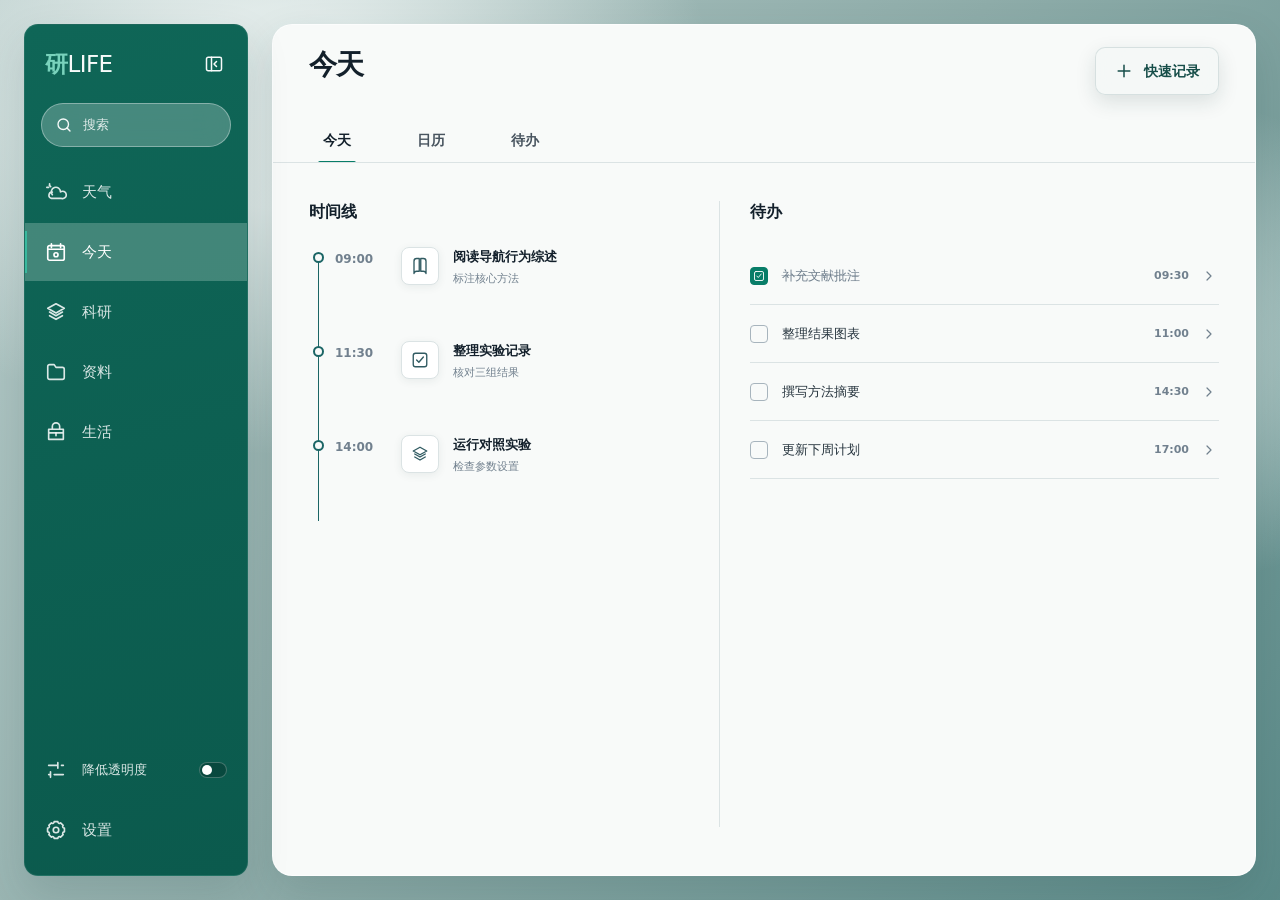
<file: front_app/docs/workbench_preview/index.html>
<!doctype html>
<html lang="zh-CN">
  <head>
    <meta charset="utf-8">
    <meta name="viewport" content="width=device-width, initial-scale=1">
    <meta name="color-scheme" content="light">
    <title>研LIFE 工作台预览</title>
    <link rel="stylesheet" href="styles/tokens.css">
    <link rel="stylesheet" href="styles/shell.css">
    <link rel="stylesheet" href="styles/components.css">
    <link rel="stylesheet" href="styles/views.css">
  </head>
  <body>
    <main id="app" aria-live="polite"></main>
    <noscript>请启用 JavaScript 以查看研LIFE 工作台预览。</noscript>
    <script type="module" src="scripts/app.js"></script>
  </body>
</html>
</file>
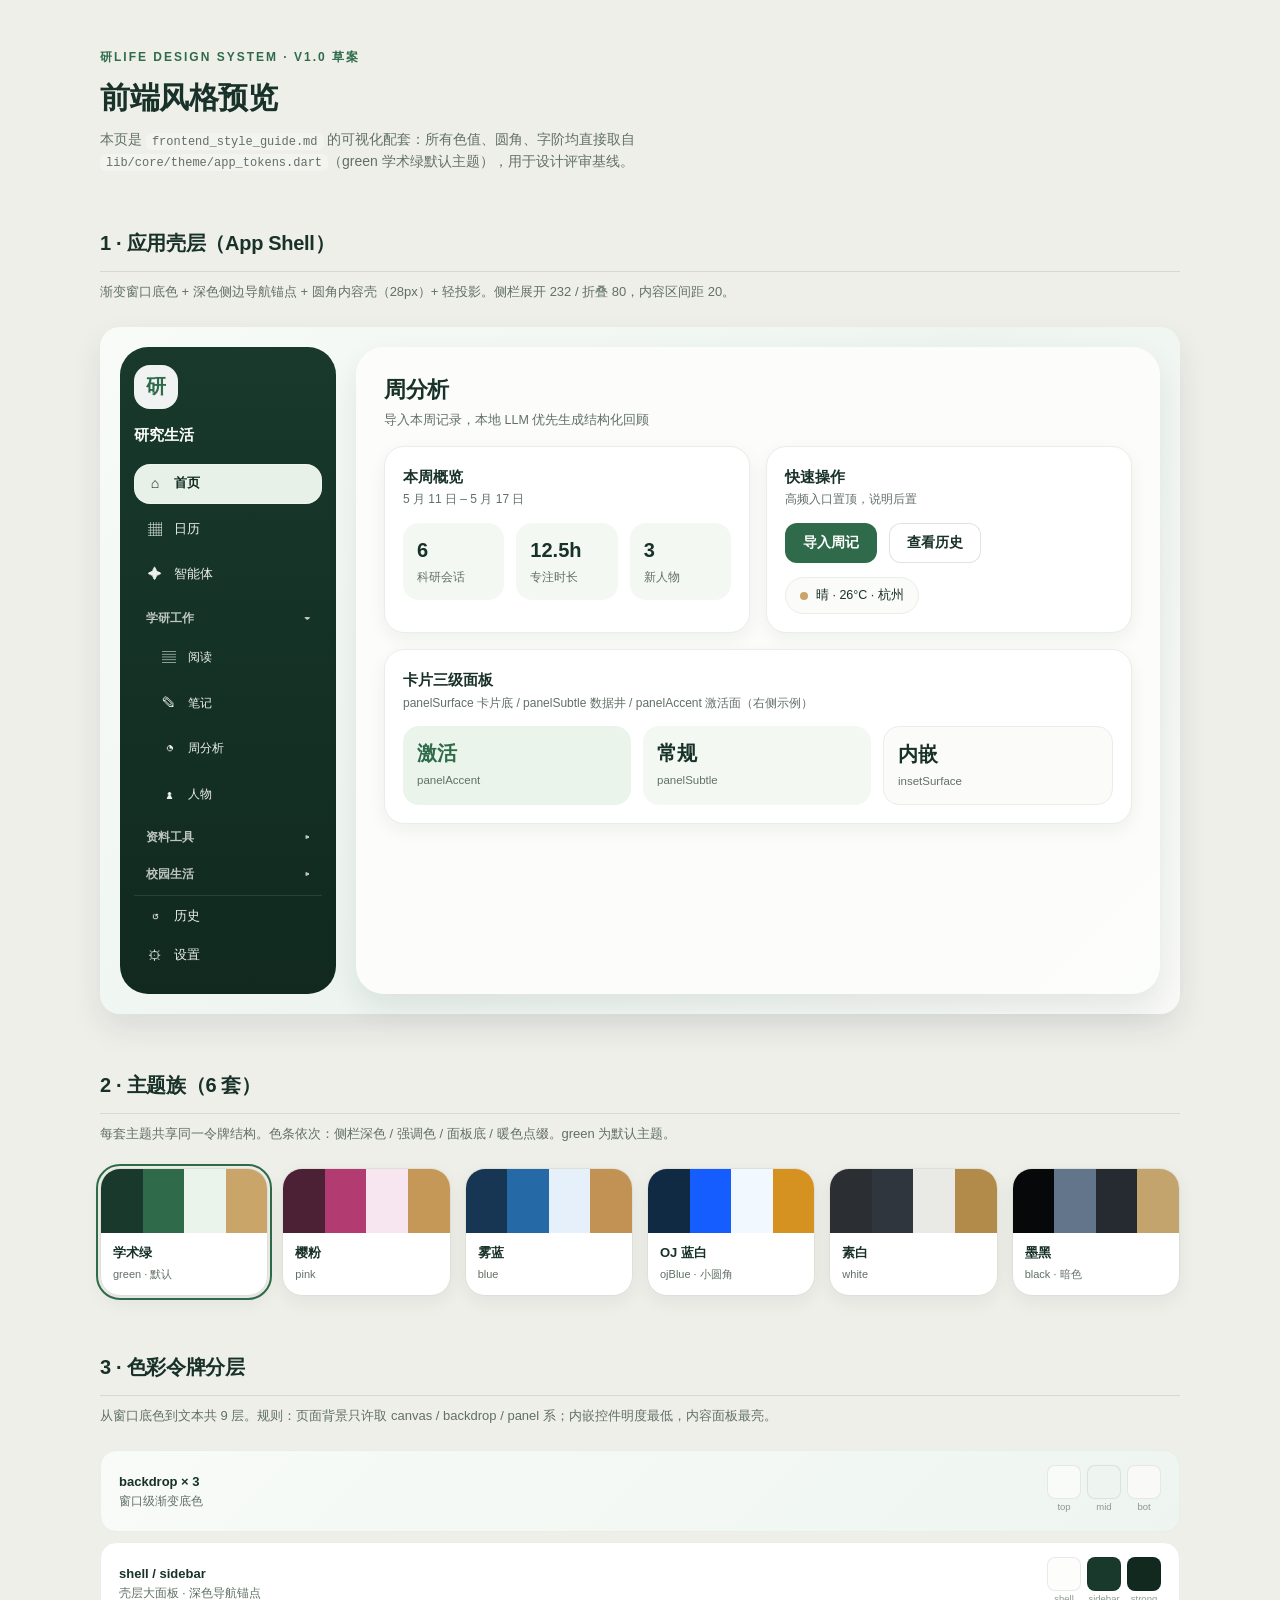
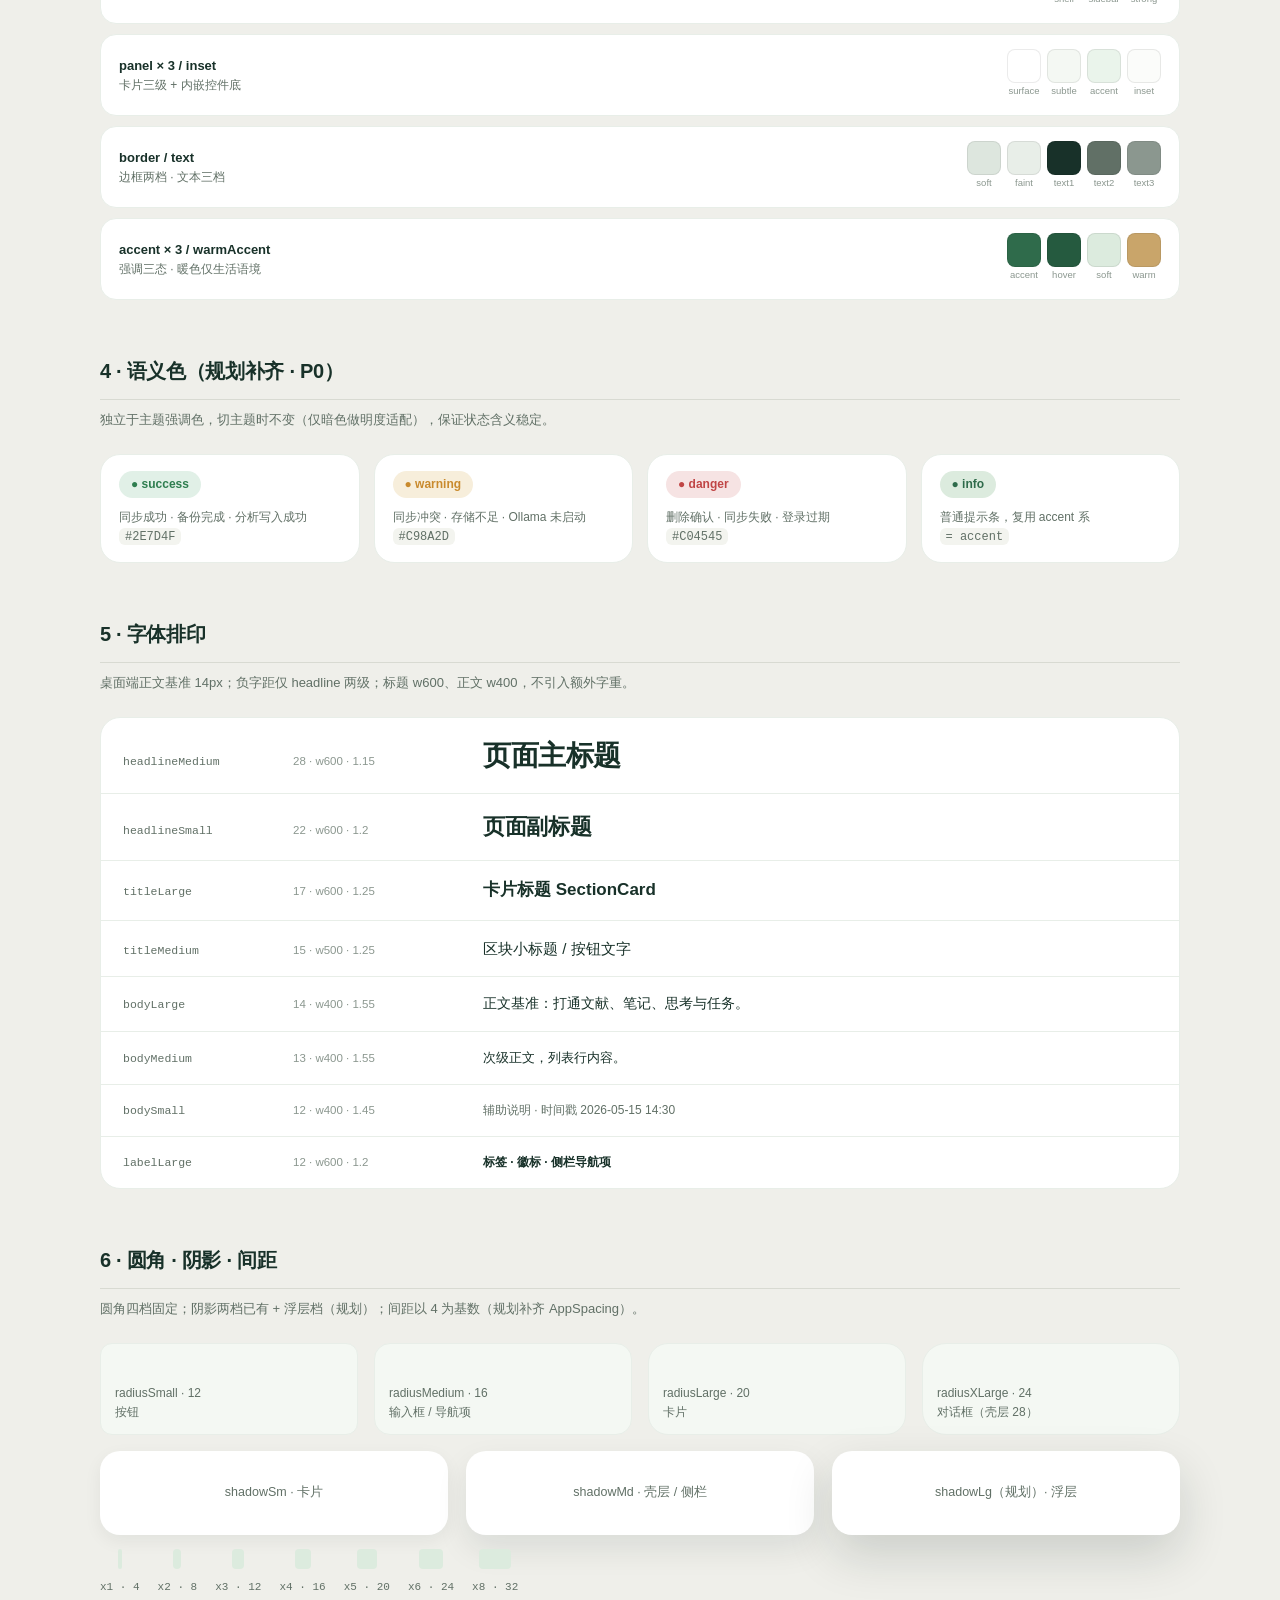
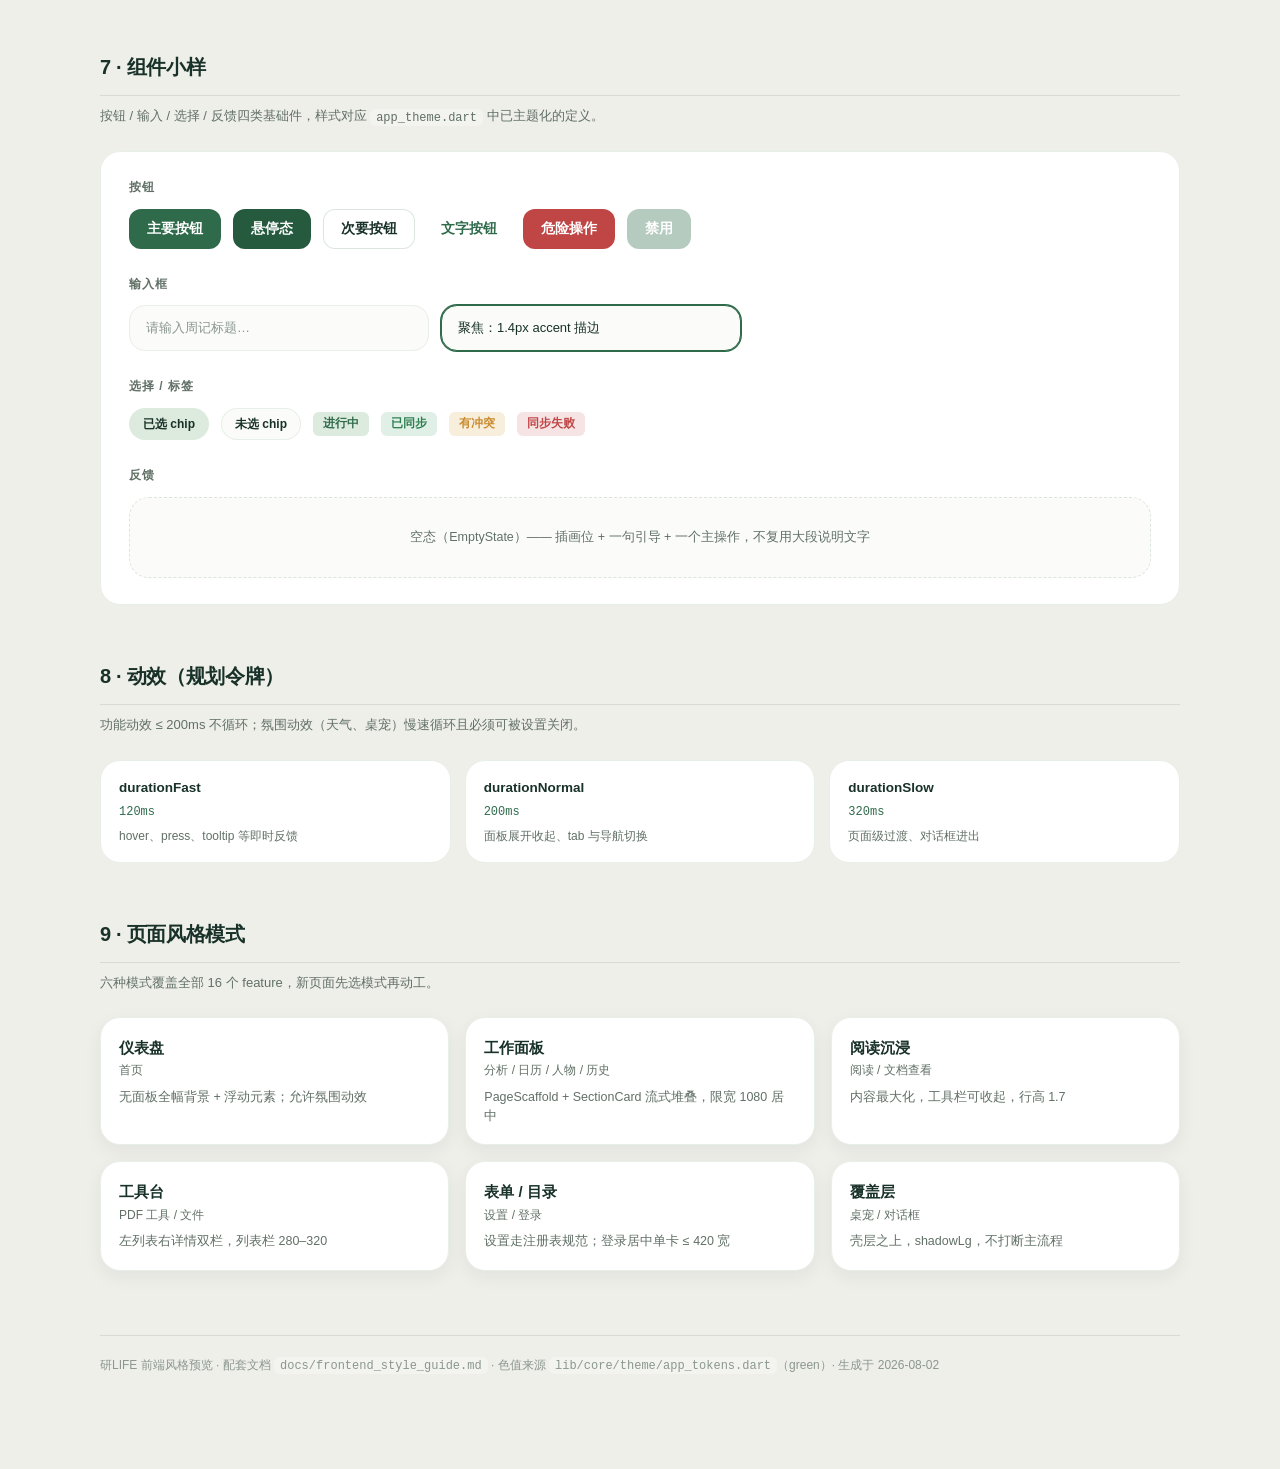
<file: front_app/docs/style_preview.html>
<!DOCTYPE html>
<html lang="zh-CN">
<head>
<meta charset="UTF-8">
<meta name="viewport" content="width=device-width, initial-scale=1.0">
<title>研LIFE · 前端风格预览</title>
<style>
  :root {
    /* ===== green 学术绿（默认主题）令牌，与 app_tokens.dart 一致 ===== */
    --canvas: #F5F7F2;
    --backdrop-top: #F8FBF7;
    --backdrop-mid: #EEF5F0;
    --backdrop-bot: #F9FAF8;
    --shell-surface: #FDFEFC;
    --shell-border: rgba(255,255,255,.85);
    --sidebar: #18392C;
    --sidebar-strong: #11291F;
    --sidebar-selected: #E8F1E8;
    --panel: #FFFFFF;
    --panel-subtle: #F4F8F3;
    --panel-accent: #EAF4EB;
    --inset: #FBFCFA;
    --border-soft: #DDE6DE;
    --border-faint: #E8EEE8;
    --text-1: #183129;
    --text-2: #617066;
    --text-3: #8B978F;
    --accent: #2F6B4B;
    --accent-hover: #255A3F;
    --accent-soft: #DCEBDE;
    --warm: #C9A56A;
    --r-s: 12px; --r-m: 16px; --r-l: 20px; --r-xl: 24px; --r-shell: 28px;
    --shadow-sm: 0 6px 18px rgba(16,36,28,.06);
    --shadow-md: 0 14px 32px rgba(16,36,28,.09);
    --shadow-lg: 0 20px 48px rgba(16,36,28,.16);
    /* 语义色（规划） */
    --success: #2E7D4F; --success-soft: #E1F0E7;
    --warning: #C98A2D; --warning-soft: #F7EEDB;
    --danger:  #C04545; --danger-soft:  #F6E3E3;
    /* 预览页自身 */
    --page-bg: #EFEFEA;
    --code-bg: #F3F4EF;
  }
  * { margin: 0; padding: 0; box-sizing: border-box; }
  body {
    font-family: "Microsoft YaHei", "PingFang SC", "Segoe UI", sans-serif;
    background: var(--page-bg);
    color: var(--text-1);
    font-size: 14px;
    line-height: 1.55;
  }
  .wrap { max-width: 1160px; margin: 0 auto; padding: 48px 40px 96px; }

  /* ---------- 预览页自身排版 ---------- */
  .doc-header { margin-bottom: 40px; }
  .doc-kicker { font-size: 12px; font-weight: 600; letter-spacing: 2px; color: var(--accent); margin-bottom: 8px; }
  .doc-header h1 { font-size: 30px; font-weight: 700; letter-spacing: -0.5px; }
  .doc-header p { color: var(--text-2); margin-top: 8px; max-width: 640px; }
  section.doc { margin-top: 56px; }
  section.doc > h2 {
    font-size: 20px; font-weight: 700; letter-spacing: -0.3px;
    padding-bottom: 12px; border-bottom: 1px solid #D8DAD2; margin-bottom: 8px;
  }
  section.doc > .desc { color: var(--text-2); font-size: 13px; margin: 10px 0 24px; max-width: 720px; }
  .grid { display: grid; gap: 16px; }

  /* ---------- 1. App Shell 模拟 ---------- */
  .shell-mock {
    background: linear-gradient(135deg, var(--backdrop-top), var(--backdrop-mid) 50%, var(--backdrop-bot));
    border-radius: 20px; padding: 20px;
    display: flex; gap: 20px; box-shadow: var(--shadow-md);
    min-height: 460px;
  }
  .mock-sidebar {
    width: 216px; flex-shrink: 0;
    background: linear-gradient(180deg, var(--sidebar), var(--sidebar-strong));
    border-radius: var(--r-shell); padding: 18px 14px;
    display: flex; flex-direction: column;
  }
  .mock-logo-row { display: flex; align-items: center; gap: 10px; margin-bottom: 4px; }
  .mock-logo {
    width: 44px; height: 44px; border-radius: var(--r-m);
    background: rgba(255,255,255,.94);
    display: flex; align-items: center; justify-content: center;
    font-size: 20px; font-weight: 700; color: var(--accent);
  }
  .mock-appname { color: #fff; font-size: 15px; font-weight: 600; margin-top: 10px; }
  .mock-nav { margin-top: 18px; display: flex; flex-direction: column; gap: 6px; flex: 1; }
  .mock-nav-item {
    display: flex; align-items: center; gap: 10px;
    padding: 9px 12px; border-radius: var(--r-m);
    color: rgba(255,255,255,.92); font-size: 12.5px; font-weight: 500;
  }
  .mock-nav-item .ico { width: 18px; text-align: center; font-size: 14px; }
  .mock-nav-item.selected {
    background: var(--sidebar-selected); color: var(--sidebar-strong);
    font-weight: 600; box-shadow: inset 0 0 0 1px rgba(255,255,255,.2);
  }
  .mock-nav-group { color: rgba(255,255,255,.72); font-size: 12px; font-weight: 600; padding: 8px 12px 4px; display: flex; justify-content: space-between; }
  .mock-nav-item.nested { padding-left: 26px; font-size: 12px; }
  .mock-content {
    flex: 1; background: rgba(253,254,252,.92); border-radius: var(--r-shell);
    box-shadow: var(--shadow-md); padding: 26px 28px;
    display: flex; flex-direction: column; gap: 16px;
  }
  .mock-page-head h3 { font-size: 22px; font-weight: 600; letter-spacing: -0.3px; }
  .mock-page-head p { color: var(--text-2); font-size: 12.5px; margin-top: 4px; }
  .mock-cards { display: grid; grid-template-columns: 1fr 1fr; gap: 16px; }
  .mock-card {
    background: var(--panel); border: 1px solid var(--border-faint);
    border-radius: var(--r-l); padding: 18px; box-shadow: var(--shadow-sm);
  }
  .mock-card h4 { font-size: 15px; font-weight: 600; }
  .mock-card .sub { color: var(--text-2); font-size: 12px; margin-top: 2px; }
  .mock-stat-row { display: flex; gap: 12px; margin-top: 14px; }
  .mock-stat { flex: 1; background: var(--panel-subtle); border-radius: var(--r-m); padding: 12px 14px; }
  .mock-stat b { font-size: 20px; font-weight: 600; display: block; }
  .mock-stat span { font-size: 11.5px; color: var(--text-2); }
  .weather-pill {
    display: inline-flex; align-items: center; gap: 8px;
    background: var(--inset); border: 1px solid var(--border-faint);
    border-radius: 999px; padding: 8px 14px; font-size: 12.5px; color: var(--text-1);
  }
  .weather-pill .dot { width: 8px; height: 8px; border-radius: 50%; background: var(--warm); }

  /* ---------- 2. 主题族 ---------- */
  .theme-row { display: grid; grid-template-columns: repeat(6, 1fr); gap: 14px; }
  .theme-chip {
    border-radius: var(--r-l); overflow: hidden; background: var(--panel);
    border: 1px solid #DEE0D8; box-shadow: var(--shadow-sm);
  }
  .theme-chip .bar { height: 64px; display: flex; }
  .theme-chip .bar i { flex: 1; }
  .theme-chip .meta { padding: 10px 12px; }
  .theme-chip .meta b { font-size: 13px; display: block; }
  .theme-chip .meta span { font-size: 11px; color: var(--text-2); }
  .theme-chip.default { outline: 2px solid var(--accent); outline-offset: 2px; }

  /* ---------- 3. 令牌层 ---------- */
  .layer-stack { display: flex; flex-direction: column; gap: 10px; }
  .layer {
    display: flex; align-items: center; justify-content: space-between;
    padding: 14px 18px; border-radius: var(--r-m);
    border: 1px solid var(--border-faint); background: var(--panel);
  }
  .layer .name { font-weight: 600; font-size: 13px; }
  .layer .role { font-size: 12px; color: var(--text-2); }
  .layer .swatches { display: flex; gap: 6px; }
  .sw { width: 34px; height: 34px; border-radius: 8px; border: 1px solid rgba(0,0,0,.08); position: relative; }
  .sw small { position: absolute; bottom: -17px; left: 50%; transform: translateX(-50%); font-size: 9.5px; color: var(--text-3); white-space: nowrap; }
  .swatches.spaced { margin-bottom: 18px; }

  /* ---------- 4. 语义色 ---------- */
  .sem-grid { display: grid; grid-template-columns: repeat(4, 1fr); gap: 14px; }
  .sem-card { border-radius: var(--r-l); padding: 16px 18px; border: 1px solid var(--border-faint); background: var(--panel); }
  .sem-card .pill { display: inline-block; border-radius: 999px; padding: 4px 12px; font-size: 12px; font-weight: 600; margin-bottom: 10px; }
  .sem-card p { font-size: 12px; color: var(--text-2); }

  /* ---------- 5. 字阶 ---------- */
  .type-table { background: var(--panel); border: 1px solid var(--border-faint); border-radius: var(--r-l); overflow: hidden; }
  .type-row { display: flex; align-items: baseline; gap: 20px; padding: 16px 22px; border-bottom: 1px solid var(--border-faint); }
  .type-row:last-child { border-bottom: none; }
  .type-row .tk { width: 150px; flex-shrink: 0; font-family: Consolas, monospace; font-size: 11.5px; color: var(--text-2); }
  .type-row .spec { width: 170px; flex-shrink: 0; font-size: 11.5px; color: var(--text-3); }
  .type-row .demo { flex: 1; }

  /* ---------- 6. 圆角/阴影/间距 ---------- */
  .shape-grid { display: grid; grid-template-columns: repeat(4, 1fr); gap: 16px; }
  .shape-box { background: var(--panel); border: 1px solid var(--border-faint); height: 92px; display: flex; align-items: flex-end; padding: 12px 14px; font-size: 12px; color: var(--text-2); }
  .shadow-grid { display: grid; grid-template-columns: repeat(3, 1fr); gap: 18px; margin-top: 16px; }
  .shadow-box { background: var(--panel); border-radius: var(--r-l); height: 84px; display: flex; align-items: center; justify-content: center; font-size: 12.5px; color: var(--text-2); }
  .space-row { display: flex; align-items: flex-end; gap: 18px; margin-top: 14px; flex-wrap: wrap; }
  .space-item { text-align: center; }
  .space-item i { display: block; background: var(--accent-soft); border-radius: 4px; margin: 0 auto 6px; }
  .space-item span { font-size: 11px; color: var(--text-2); font-family: Consolas, monospace; }

  /* ---------- 7. 组件小样 ---------- */
  .comp-stage { background: var(--panel); border: 1px solid var(--border-faint); border-radius: var(--r-l); padding: 26px 28px; display: flex; flex-direction: column; gap: 26px; }
  .comp-group h5 { font-size: 12px; font-weight: 600; color: var(--text-2); letter-spacing: 1px; margin-bottom: 12px; text-transform: uppercase; }
  .btn-row { display: flex; gap: 12px; flex-wrap: wrap; align-items: center; }
  .btn { border-radius: var(--r-s); padding: 11px 18px; font-size: 13.5px; font-weight: 600; border: none; cursor: default; }
  .btn-filled { background: var(--accent); color: #fff; }
  .btn-filled.hover { background: var(--accent-hover); }
  .btn-outlined { background: transparent; color: var(--text-1); box-shadow: inset 0 0 0 1px var(--border-soft); }
  .btn-text { background: transparent; color: var(--accent); padding: 9px 14px; }
  .btn-danger { background: var(--danger); color: #fff; }
  .btn.disabled { background: rgba(47,107,75,.35); color: #fff; }
  .input-demo {
    background: var(--inset); border: 1px solid var(--border-faint);
    border-radius: var(--r-m); padding: 12px 16px; font-size: 13px; color: var(--text-3);
    width: 300px; display: inline-block;
  }
  .input-demo.focus { border-color: var(--accent); box-shadow: 0 0 0 1px var(--accent); color: var(--text-1); }
  .chip { display: inline-flex; align-items: center; border-radius: 999px; padding: 7px 14px; font-size: 12px; font-weight: 600; background: var(--inset); box-shadow: inset 0 0 0 1px var(--border-faint); }
  .chip.selected { background: var(--accent-soft); box-shadow: none; }
  .badge { display: inline-block; border-radius: 6px; padding: 3px 10px; font-size: 11.5px; font-weight: 600; }
  .empty-demo { border: 1px dashed var(--border-soft); border-radius: var(--r-l); padding: 30px; text-align: center; color: var(--text-2); font-size: 12.5px; background: var(--inset); }

  /* ---------- 8. 动效 ---------- */
  .motion-grid { display: grid; grid-template-columns: repeat(3, 1fr); gap: 14px; }
  .motion-card { background: var(--panel); border: 1px solid var(--border-faint); border-radius: var(--r-l); padding: 16px 18px; }
  .motion-card b { font-size: 13.5px; }
  .motion-card .t { font-family: Consolas, monospace; font-size: 12px; color: var(--accent); margin: 4px 0 6px; }
  .motion-card p { font-size: 12px; color: var(--text-2); }

  code { font-family: Consolas, monospace; background: var(--code-bg); padding: 1.5px 6px; border-radius: 6px; font-size: 12px; }
  .footnote { margin-top: 64px; padding-top: 20px; border-top: 1px solid #D8DAD2; color: var(--text-3); font-size: 12px; }
</style>
</head>
<body>
<div class="wrap">

  <header class="doc-header">
    <div class="doc-kicker">研LIFE DESIGN SYSTEM · V1.0 草案</div>
    <h1>前端风格预览</h1>
    <p>本页是 <code>frontend_style_guide.md</code> 的可视化配套：所有色值、圆角、字阶均直接取自 <code>lib/core/theme/app_tokens.dart</code>（green 学术绿默认主题），用于设计评审基线。</p>
  </header>

  <!-- ================= 1. App Shell ================= -->
  <section class="doc">
    <h2>1 · 应用壳层（App Shell）</h2>
    <p class="desc">渐变窗口底色 + 深色侧边导航锚点 + 圆角内容壳（28px）+ 轻投影。侧栏展开 232 / 折叠 80，内容区间距 20。</p>
    <div class="shell-mock">
      <div class="mock-sidebar">
        <div class="mock-logo-row"><div class="mock-logo">研</div></div>
        <div class="mock-appname">研究生活</div>
        <div class="mock-nav">
          <div class="mock-nav-item selected"><span class="ico">⌂</span>首页</div>
          <div class="mock-nav-item"><span class="ico">▦</span>日历</div>
          <div class="mock-nav-item"><span class="ico">✦</span>智能体</div>
          <div class="mock-nav-group"><span>学研工作</span><span>▾</span></div>
          <div class="mock-nav-item nested"><span class="ico">▤</span>阅读</div>
          <div class="mock-nav-item nested"><span class="ico">✎</span>笔记</div>
          <div class="mock-nav-item nested"><span class="ico">◔</span>周分析</div>
          <div class="mock-nav-item nested"><span class="ico">♟</span>人物</div>
          <div class="mock-nav-group"><span>资料工具</span><span>▸</span></div>
          <div class="mock-nav-group"><span>校园生活</span><span>▸</span></div>
        </div>
        <div class="mock-nav-item" style="border-top:1px solid rgba(255,255,255,.1); border-radius:0; margin-top:8px;"><span class="ico">↺</span>历史</div>
        <div class="mock-nav-item"><span class="ico">⚙</span>设置</div>
      </div>
      <div class="mock-content">
        <div class="mock-page-head">
          <h3>周分析</h3>
          <p>导入本周记录，本地 LLM 优先生成结构化回顾</p>
        </div>
        <div class="mock-cards">
          <div class="mock-card">
            <h4>本周概览</h4>
            <div class="sub">5 月 11 日 – 5 月 17 日</div>
            <div class="mock-stat-row">
              <div class="mock-stat"><b>6</b><span>科研会话</span></div>
              <div class="mock-stat"><b>12.5h</b><span>专注时长</span></div>
              <div class="mock-stat"><b>3</b><span>新人物</span></div>
            </div>
          </div>
          <div class="mock-card">
            <h4>快速操作</h4>
            <div class="sub">高频入口置顶，说明后置</div>
            <div class="btn-row" style="margin-top:14px;">
              <button class="btn btn-filled">导入周记</button>
              <button class="btn btn-outlined">查看历史</button>
            </div>
            <div style="margin-top:14px;"><span class="weather-pill"><span class="dot"></span>晴 · 26°C · 杭州</span></div>
          </div>
        </div>
        <div class="mock-card">
          <h4>卡片三级面板</h4>
          <div class="sub">panelSurface 卡片底 / panelSubtle 数据井 / panelAccent 激活面（右侧示例）</div>
          <div class="mock-stat-row">
            <div class="mock-stat" style="background:var(--panel-accent);"><b style="color:var(--accent);">激活</b><span>panelAccent</span></div>
            <div class="mock-stat"><b>常规</b><span>panelSubtle</span></div>
            <div class="mock-stat" style="background:var(--inset); border:1px solid var(--border-faint);"><b>内嵌</b><span>insetSurface</span></div>
          </div>
        </div>
      </div>
    </div>
  </section>

  <!-- ================= 2. 主题族 ================= -->
  <section class="doc">
    <h2>2 · 主题族（6 套）</h2>
    <p class="desc">每套主题共享同一令牌结构。色条依次：侧栏深色 / 强调色 / 面板底 / 暖色点缀。green 为默认主题。</p>
    <div class="theme-row">
      <div class="theme-chip default">
        <div class="bar"><i style="background:#18392C"></i><i style="background:#2F6B4B"></i><i style="background:#EAF4EB"></i><i style="background:#C9A56A"></i></div>
        <div class="meta"><b>学术绿</b><span>green · 默认</span></div>
      </div>
      <div class="theme-chip">
        <div class="bar"><i style="background:#4C2035"></i><i style="background:#B23C72"></i><i style="background:#F7E6EF"></i><i style="background:#C59858"></i></div>
        <div class="meta"><b>樱粉</b><span>pink</span></div>
      </div>
      <div class="theme-chip">
        <div class="bar"><i style="background:#173654"></i><i style="background:#256AA6"></i><i style="background:#E6F0FA"></i><i style="background:#C29255"></i></div>
        <div class="meta"><b>雾蓝</b><span>blue</span></div>
      </div>
      <div class="theme-chip">
        <div class="bar"><i style="background:#102A43"></i><i style="background:#165DFF"></i><i style="background:#F2F8FF"></i><i style="background:#D69220"></i></div>
        <div class="meta"><b>OJ 蓝白</b><span>ojBlue · 小圆角</span></div>
      </div>
      <div class="theme-chip">
        <div class="bar"><i style="background:#2B2F33"></i><i style="background:#30363D"></i><i style="background:#E9E9E5"></i><i style="background:#B28A4A"></i></div>
        <div class="meta"><b>素白</b><span>white</span></div>
      </div>
      <div class="theme-chip">
        <div class="bar"><i style="background:#070809"></i><i style="background:#63758A"></i><i style="background:#262B31"></i><i style="background:#C3A46C"></i></div>
        <div class="meta"><b>墨黑</b><span>black · 暗色</span></div>
      </div>
    </div>
  </section>

  <!-- ================= 3. 令牌分层 ================= -->
  <section class="doc">
    <h2>3 · 色彩令牌分层</h2>
    <p class="desc">从窗口底色到文本共 9 层。规则：页面背景只许取 canvas / backdrop / panel 系；内嵌控件明度最低，内容面板最亮。</p>
    <div class="layer-stack">
      <div class="layer" style="background:linear-gradient(135deg,#F8FBF7,#EEF5F0);">
        <div><div class="name">backdrop × 3</div><div class="role">窗口级渐变底色</div></div>
        <div class="swatches spaced">
          <div class="sw" style="background:#F8FBF7"><small>top</small></div>
          <div class="sw" style="background:#EEF5F0"><small>mid</small></div>
          <div class="sw" style="background:#F9FAF8"><small>bot</small></div>
        </div>
      </div>
      <div class="layer">
        <div><div class="name">shell / sidebar</div><div class="role">壳层大面板 · 深色导航锚点</div></div>
        <div class="swatches spaced">
          <div class="sw" style="background:#FDFEFC"><small>shell</small></div>
          <div class="sw" style="background:#18392C"><small>sidebar</small></div>
          <div class="sw" style="background:#11291F"><small>strong</small></div>
        </div>
      </div>
      <div class="layer">
        <div><div class="name">panel × 3 / inset</div><div class="role">卡片三级 + 内嵌控件底</div></div>
        <div class="swatches spaced">
          <div class="sw" style="background:#FFFFFF"><small>surface</small></div>
          <div class="sw" style="background:#F4F8F3"><small>subtle</small></div>
          <div class="sw" style="background:#EAF4EB"><small>accent</small></div>
          <div class="sw" style="background:#FBFCFA"><small>inset</small></div>
        </div>
      </div>
      <div class="layer">
        <div><div class="name">border / text</div><div class="role">边框两档 · 文本三档</div></div>
        <div class="swatches spaced">
          <div class="sw" style="background:#DDE6DE"><small>soft</small></div>
          <div class="sw" style="background:#E8EEE8"><small>faint</small></div>
          <div class="sw" style="background:#183129"><small>text1</small></div>
          <div class="sw" style="background:#617066"><small>text2</small></div>
          <div class="sw" style="background:#8B978F"><small>text3</small></div>
        </div>
      </div>
      <div class="layer">
        <div><div class="name">accent × 3 / warmAccent</div><div class="role">强调三态 · 暖色仅生活语境</div></div>
        <div class="swatches spaced">
          <div class="sw" style="background:#2F6B4B"><small>accent</small></div>
          <div class="sw" style="background:#255A3F"><small>hover</small></div>
          <div class="sw" style="background:#DCEBDE"><small>soft</small></div>
          <div class="sw" style="background:#C9A56A"><small>warm</small></div>
        </div>
      </div>
    </div>
  </section>

  <!-- ================= 4. 语义色（规划） ================= -->
  <section class="doc">
    <h2>4 · 语义色（规划补齐 · P0）</h2>
    <p class="desc">独立于主题强调色，切主题时不变（仅暗色做明度适配），保证状态含义稳定。</p>
    <div class="sem-grid">
      <div class="sem-card"><span class="pill" style="background:var(--success-soft); color:var(--success);">● success</span><p>同步成功 · 备份完成 · 分析写入成功<br><code>#2E7D4F</code></p></div>
      <div class="sem-card"><span class="pill" style="background:var(--warning-soft); color:var(--warning);">● warning</span><p>同步冲突 · 存储不足 · Ollama 未启动<br><code>#C98A2D</code></p></div>
      <div class="sem-card"><span class="pill" style="background:var(--danger-soft); color:var(--danger);">● danger</span><p>删除确认 · 同步失败 · 登录过期<br><code>#C04545</code></p></div>
      <div class="sem-card"><span class="pill" style="background:var(--accent-soft); color:var(--accent);">● info</span><p>普通提示条，复用 accent 系<br><code>= accent</code></p></div>
    </div>
  </section>

  <!-- ================= 5. 字阶 ================= -->
  <section class="doc">
    <h2>5 · 字体排印</h2>
    <p class="desc">桌面端正文基准 14px；负字距仅 headline 两级；标题 w600、正文 w400，不引入额外字重。</p>
    <div class="type-table">
      <div class="type-row"><span class="tk">headlineMedium</span><span class="spec">28 · w600 · 1.15</span><span class="demo" style="font-size:28px; font-weight:600; letter-spacing:-0.5px;">页面主标题</span></div>
      <div class="type-row"><span class="tk">headlineSmall</span><span class="spec">22 · w600 · 1.2</span><span class="demo" style="font-size:22px; font-weight:600; letter-spacing:-0.3px;">页面副标题</span></div>
      <div class="type-row"><span class="tk">titleLarge</span><span class="spec">17 · w600 · 1.25</span><span class="demo" style="font-size:17px; font-weight:600;">卡片标题 SectionCard</span></div>
      <div class="type-row"><span class="tk">titleMedium</span><span class="spec">15 · w500 · 1.25</span><span class="demo" style="font-size:15px; font-weight:500;">区块小标题 / 按钮文字</span></div>
      <div class="type-row"><span class="tk">bodyLarge</span><span class="spec">14 · w400 · 1.55</span><span class="demo" style="font-size:14px;">正文基准：打通文献、笔记、思考与任务。</span></div>
      <div class="type-row"><span class="tk">bodyMedium</span><span class="spec">13 · w400 · 1.55</span><span class="demo" style="font-size:13px;">次级正文，列表行内容。</span></div>
      <div class="type-row"><span class="tk">bodySmall</span><span class="spec">12 · w400 · 1.45</span><span class="demo" style="font-size:12px; color:#617066;">辅助说明 · 时间戳 2026-05-15 14:30</span></div>
      <div class="type-row"><span class="tk">labelLarge</span><span class="spec">12 · w600 · 1.2</span><span class="demo" style="font-size:12px; font-weight:600;">标签 · 徽标 · 侧栏导航项</span></div>
    </div>
  </section>

  <!-- ================= 6. 形状 ================= -->
  <section class="doc">
    <h2>6 · 圆角 · 阴影 · 间距</h2>
    <p class="desc">圆角四档固定；阴影两档已有 + 浮层档（规划）；间距以 4 为基数（规划补齐 AppSpacing）。</p>
    <div class="shape-grid">
      <div class="shape-box" style="border-radius:12px; background:var(--panel-subtle);">radiusSmall · 12<br>按钮</div>
      <div class="shape-box" style="border-radius:16px; background:var(--panel-subtle);">radiusMedium · 16<br>输入框 / 导航项</div>
      <div class="shape-box" style="border-radius:20px; background:var(--panel-subtle);">radiusLarge · 20<br>卡片</div>
      <div class="shape-box" style="border-radius:24px; background:var(--panel-subtle);">radiusXLarge · 24<br>对话框（壳层 28）</div>
    </div>
    <div class="shadow-grid">
      <div class="shadow-box" style="box-shadow:var(--shadow-sm);">shadowSm · 卡片</div>
      <div class="shadow-box" style="box-shadow:var(--shadow-md);">shadowMd · 壳层 / 侧栏</div>
      <div class="shadow-box" style="box-shadow:var(--shadow-lg);">shadowLg（规划）· 浮层</div>
    </div>
    <div class="space-row">
      <div class="space-item"><i style="width:4px; height:20px;"></i><span>x1 · 4</span></div>
      <div class="space-item"><i style="width:8px; height:20px;"></i><span>x2 · 8</span></div>
      <div class="space-item"><i style="width:12px; height:20px;"></i><span>x3 · 12</span></div>
      <div class="space-item"><i style="width:16px; height:20px;"></i><span>x4 · 16</span></div>
      <div class="space-item"><i style="width:20px; height:20px;"></i><span>x5 · 20</span></div>
      <div class="space-item"><i style="width:24px; height:20px;"></i><span>x6 · 24</span></div>
      <div class="space-item"><i style="width:32px; height:20px;"></i><span>x8 · 32</span></div>
    </div>
  </section>

  <!-- ================= 7. 组件 ================= -->
  <section class="doc">
    <h2>7 · 组件小样</h2>
    <p class="desc">按钮 / 输入 / 选择 / 反馈四类基础件，样式对应 <code>app_theme.dart</code> 中已主题化的定义。</p>
    <div class="comp-stage">
      <div class="comp-group">
        <h5>按钮</h5>
        <div class="btn-row">
          <button class="btn btn-filled">主要按钮</button>
          <button class="btn btn-filled hover">悬停态</button>
          <button class="btn btn-outlined">次要按钮</button>
          <button class="btn btn-text">文字按钮</button>
          <button class="btn btn-danger">危险操作</button>
          <button class="btn disabled">禁用</button>
        </div>
      </div>
      <div class="comp-group">
        <h5>输入框</h5>
        <div class="btn-row">
          <span class="input-demo">请输入周记标题…</span>
          <span class="input-demo focus">聚焦：1.4px accent 描边</span>
        </div>
      </div>
      <div class="comp-group">
        <h5>选择 / 标签</h5>
        <div class="btn-row">
          <span class="chip selected">已选 chip</span>
          <span class="chip">未选 chip</span>
          <span class="badge" style="background:var(--accent-soft); color:var(--accent);">进行中</span>
          <span class="badge" style="background:var(--success-soft); color:var(--success);">已同步</span>
          <span class="badge" style="background:var(--warning-soft); color:var(--warning);">有冲突</span>
          <span class="badge" style="background:var(--danger-soft); color:var(--danger);">同步失败</span>
        </div>
      </div>
      <div class="comp-group">
        <h5>反馈</h5>
        <div class="empty-demo">空态（EmptyState）—— 插画位 + 一句引导 + 一个主操作，不复用大段说明文字</div>
      </div>
    </div>
  </section>

  <!-- ================= 8. 动效 ================= -->
  <section class="doc">
    <h2>8 · 动效（规划令牌）</h2>
    <p class="desc">功能动效 ≤ 200ms 不循环；氛围动效（天气、桌宠）慢速循环且必须可被设置关闭。</p>
    <div class="motion-grid">
      <div class="motion-card"><b>durationFast</b><div class="t">120ms</div><p>hover、press、tooltip 等即时反馈</p></div>
      <div class="motion-card"><b>durationNormal</b><div class="t">200ms</div><p>面板展开收起、tab 与导航切换</p></div>
      <div class="motion-card"><b>durationSlow</b><div class="t">320ms</div><p>页面级过渡、对话框进出</p></div>
    </div>
  </section>

  <!-- ================= 9. 页面模式 ================= -->
  <section class="doc">
    <h2>9 · 页面风格模式</h2>
    <p class="desc">六种模式覆盖全部 16 个 feature，新页面先选模式再动工。</p>
    <div class="grid" style="grid-template-columns: repeat(3, 1fr);">
      <div class="mock-card"><h4>仪表盘</h4><div class="sub">首页</div><p style="font-size:12.5px; color:var(--text-2); margin-top:8px;">无面板全幅背景 + 浮动元素；允许氛围动效</p></div>
      <div class="mock-card"><h4>工作面板</h4><div class="sub">分析 / 日历 / 人物 / 历史</div><p style="font-size:12.5px; color:var(--text-2); margin-top:8px;">PageScaffold + SectionCard 流式堆叠，限宽 1080 居中</p></div>
      <div class="mock-card"><h4>阅读沉浸</h4><div class="sub">阅读 / 文档查看</div><p style="font-size:12.5px; color:var(--text-2); margin-top:8px;">内容最大化，工具栏可收起，行高 1.7</p></div>
      <div class="mock-card"><h4>工具台</h4><div class="sub">PDF 工具 / 文件</div><p style="font-size:12.5px; color:var(--text-2); margin-top:8px;">左列表右详情双栏，列表栏 280–320</p></div>
      <div class="mock-card"><h4>表单 / 目录</h4><div class="sub">设置 / 登录</div><p style="font-size:12.5px; color:var(--text-2); margin-top:8px;">设置走注册表规范；登录居中单卡 ≤ 420 宽</p></div>
      <div class="mock-card"><h4>覆盖层</h4><div class="sub">桌宠 / 对话框</div><p style="font-size:12.5px; color:var(--text-2); margin-top:8px;">壳层之上，shadowLg，不打断主流程</p></div>
    </div>
  </section>

  <footer class="footnote">
    研LIFE 前端风格预览 · 配套文档 <code>docs/frontend_style_guide.md</code> · 色值来源 <code>lib/core/theme/app_tokens.dart</code>（green）· 生成于 2026-08-02
  </footer>

</div>
</body>
</html>
</file>
<file: front_app/docs/workbench_preview/styles/tokens.css>
:root {
  color-scheme: light;
  --font-sans: Inter, "PingFang SC", "Microsoft YaHei", system-ui, -apple-system, sans-serif;

  --canvas-sky-light: #b8ccca;
  --canvas-sky: #8eaca9;
  --canvas-sky-deep: #477d7c;
  --sidebar: #0f6657;
  --sidebar-deep: #0b5a4d;
  --sidebar-selected: rgb(159 196 186 / 36%);
  --accent: #087d68;
  --accent-strong: #076c5b;
  --surface-main: #f8faf9;
  --surface-secondary: #f1f5f4;
  --surface-opaque-glass: #e8f0ee;
  --surface-opaque-weather: #547b77;
  --surface-opaque-search: #3a776b;
  --surface-opaque-reveal: #527974;
  --text: #13202b;
  --text-muted: #71808e;
  --text-on-dark: #f7fbfa;
  --border: #dbe3e4;
  --border-on-dark: rgb(255 255 255 / 34%);
  --weather-amber: #f5c94b;
  --danger: #bd4d50;
  --success: #2d8a68;

  --space-1: 8px;
  --space-2: 16px;
  --space-3: 24px;
  --space-4: 32px;
  --space-5: 40px;
  --space-6: 48px;
  --space-7: 56px;
  --space-8: 64px;

  --radius-control: 10px;
  --radius-panel: 14px;
  --radius-shell: 20px;
  --shadow-shell: 0 18px 42px rgb(33 65 65 / 15%);
  --shadow-float: 0 7px 20px rgb(24 54 54 / 13%);
  --blur-control: 14px;
  --blur-weather: 20px;
  --motion-control: 140ms;
  --motion-chrome: 200ms;
  --motion-panel: 220ms;
}
</file>
<file: front_app/docs/workbench_preview/styles/shell.css>
*,
*::before,
*::after {
  box-sizing: border-box;
}

html,
body {
  width: 100%;
  min-width: 320px;
  height: 100%;
  margin: 0;
}

body {
  overflow: hidden;
  color: var(--text);
  background:
    radial-gradient(ellipse at 22% 12%, rgb(247 251 250 / 70%) 0 9%, transparent 31%),
    radial-gradient(ellipse at 79% 38%, rgb(237 246 244 / 57%) 0 11%, transparent 34%),
    linear-gradient(128deg, var(--canvas-sky-light) 0%, var(--canvas-sky) 50%, var(--canvas-sky-deep) 120%);
  font-family: var(--font-sans);
  font-size: 14px;
  line-height: 1.5;
  -webkit-font-smoothing: antialiased;
}

button,
input {
  font: inherit;
}

button,
a,
input {
  -webkit-tap-highlight-color: transparent;
}

button:focus-visible,
a:focus-visible,
input:focus-visible {
  outline: 3px solid rgb(111 225 202 / 78%);
  outline-offset: 2px;
}

.visually-hidden {
  position: absolute;
  width: 1px;
  height: 1px;
  padding: 0;
  overflow: hidden;
  clip: rect(0 0 0 0);
  white-space: nowrap;
  border: 0;
}

#app,
.preview-root {
  width: 100%;
  height: 100%;
}

.app-shell {
  display: grid;
  grid-template-columns: 224px minmax(0, 1fr);
  gap: var(--space-3);
  width: 100%;
  height: 100%;
  padding: var(--space-3);
  transition: grid-template-columns var(--motion-panel) ease;
}

.app-shell.is-sidebar-collapsed {
  grid-template-columns: 80px minmax(0, 1fr);
}

.sidebar {
  position: relative;
  z-index: 3;
  display: flex;
  min-width: 0;
  flex-direction: column;
  overflow: visible;
  color: var(--text-on-dark);
  background: linear-gradient(165deg, var(--sidebar) 0%, var(--sidebar-deep) 100%);
  border: 1px solid rgb(255 255 255 / 8%);
  border-radius: var(--radius-panel);
  box-shadow: var(--shadow-shell);
  transition: width var(--motion-panel) ease;
}

.sidebar.is-collapsed {
  width: 80px;
}

.sidebar__brand-row {
  display: flex;
  align-items: center;
  justify-content: space-between;
  min-height: 78px;
  padding: 0 14px 0 20px;
}

.sidebar__nav {
  display: flex;
  flex-direction: column;
  gap: 2px;
  margin-top: var(--space-2);
}

.sidebar__footer {
  display: flex;
  flex-direction: column;
  gap: 2px;
  margin-top: auto;
  padding-bottom: var(--space-2);
}

.workspace-panel {
  min-width: 0;
  overflow: hidden;
  background: var(--surface-main);
  border: 1px solid rgb(255 255 255 / 65%);
  border-radius: var(--radius-shell);
  box-shadow: var(--shadow-shell);
}

.workspace-header {
  position: relative;
  z-index: 2;
  min-height: 138px;
  padding: 22px 36px 0;
  background: var(--surface-main);
  border-bottom: 1px solid var(--border);
}

.workspace-header__topline {
  display: flex;
  min-height: 72px;
  align-items: flex-start;
  justify-content: space-between;
  gap: var(--space-3);
}

.workspace-header h1 {
  margin: 0;
  font-size: clamp(28px, 2.2vw, 32px);
  font-weight: 700;
  line-height: 1.28;
  letter-spacing: -0.02em;
}

.workspace-tabs {
  display: flex;
  min-width: 0;
  align-items: flex-end;
  gap: 38px;
  overflow-x: auto;
  scrollbar-width: none;
}

.workspace-tabs::-webkit-scrollbar {
  display: none;
}

.workspace-content {
  height: calc(100% - 138px);
  min-height: 0;
  overflow: auto;
  scrollbar-color: rgb(113 128 142 / 45%) transparent;
}

@media (max-width: 1040px) {
  .app-shell,
  .app-shell.is-sidebar-collapsed {
    grid-template-columns: 80px minmax(0, 1fr);
    gap: var(--space-2);
    padding: var(--space-2);
  }

  .sidebar,
  .sidebar.is-collapsed {
    width: 80px;
  }

  .sidebar .brand__text,
  .sidebar .nav-item__label,
  .sidebar .search-control input,
  .sidebar .toggle-dot,
  .sidebar__toggle {
    display: none;
  }

  .sidebar .brand__mark {
    display: inline-flex;
  }

  .sidebar .brand__mark .icon {
    width: 26px;
    height: 26px;
  }

  .sidebar .nav-item:hover::after,
  .sidebar .nav-item:focus-visible::after {
    visibility: visible;
    opacity: 1;
  }

  .sidebar__brand-row {
    justify-content: center;
    padding: 0;
  }

  .search-control {
    justify-content: center;
    width: 48px;
    margin-inline: auto;
  }

  .workspace-header {
    padding-inline: 28px;
  }
}

@media (max-width: 720px) {
  .app-shell,
  .app-shell.is-sidebar-collapsed {
    grid-template-columns: 64px minmax(0, 1fr);
    gap: var(--space-1);
    padding: var(--space-1);
  }

  .sidebar,
  .sidebar.is-collapsed {
    width: 64px;
  }

  .workspace-header {
    padding-inline: 20px;
  }

  .workspace-header__topline {
    min-height: 66px;
  }

  .workspace-tabs {
    gap: 24px;
  }
}

@media (prefers-reduced-motion: reduce) {
  *,
  *::before,
  *::after {
    scroll-behavior: auto !important;
    transition-duration: 0.01ms !important;
    animation-duration: 0.01ms !important;
    animation-iteration-count: 1 !important;
  }
}
</file>
<file: front_app/docs/workbench_preview/styles/components.css>
.icon {
  display: block;
  width: 22px;
  height: 22px;
  flex: 0 0 auto;
}

.icon--small {
  width: 16px;
  height: 16px;
}

button {
  color: inherit;
}

.brand {
  display: inline-flex;
  min-width: 0;
  align-items: center;
  gap: 8px;
  color: var(--text-on-dark);
  text-decoration: none;
}

.brand__mark {
  display: none;
}

.brand__text {
  font-size: 23px;
  font-weight: 500;
  line-height: 1;
  white-space: nowrap;
  letter-spacing: -0.025em;
}

.brand__text strong,
.weather-card__brand strong {
  color: #79d2bc;
  font-weight: 700;
}

.icon-button {
  display: inline-grid;
  width: 38px;
  height: 38px;
  padding: 0;
  place-items: center;
  cursor: pointer;
  background: transparent;
  border: 0;
  border-radius: var(--radius-control);
  transition: background-color var(--motion-control) ease, transform var(--motion-control) ease;
}

.icon-button:hover {
  background: rgb(255 255 255 / 12%);
}

.icon-button:active {
  transform: scale(0.96);
}

.sidebar__toggle .icon {
  width: 20px;
  height: 20px;
}

.search-control {
  display: flex;
  height: 44px;
  align-items: center;
  gap: 10px;
  margin: 0 16px;
  padding: 0 13px;
  background: rgb(239 248 246 / 25%);
  border: 1px solid rgb(255 255 255 / 35%);
  border-radius: 999px;
  backdrop-filter: blur(var(--blur-control));
  -webkit-backdrop-filter: blur(var(--blur-control));
}

.search-control .icon {
  width: 18px;
  height: 18px;
}

.search-control input {
  width: 100%;
  min-width: 0;
  padding: 0;
  color: var(--text-on-dark);
  font-size: 13px;
  font-weight: 500;
  line-height: 1.4;
  background: transparent;
  border: 0;
  outline: 0;
}

.search-control input::placeholder {
  color: rgb(247 251 250 / 88%);
  opacity: 1;
}

.search-control:focus-within {
  outline: 3px solid rgb(111 225 202 / 78%);
  outline-offset: 2px;
}

.nav-item {
  position: relative;
  display: flex;
  width: 100%;
  min-height: 58px;
  align-items: center;
  gap: 15px;
  padding: 0 20px;
  cursor: pointer;
  color: rgb(247 251 250 / 88%);
  font-size: 15px;
  font-weight: 560;
  line-height: 1.25;
  text-align: left;
  background: transparent;
  border: 0;
  border-radius: 0;
  transition: color var(--motion-control) ease, background-color var(--motion-control) ease;
}

.nav-item::before {
  position: absolute;
  top: 8px;
  bottom: 8px;
  left: 0;
  width: 2px;
  content: "";
  background: transparent;
}

.nav-item::after {
  position: absolute;
  top: 50%;
  left: calc(100% + 10px);
  z-index: 20;
  width: max-content;
  max-width: 150px;
  padding: 7px 10px;
  visibility: hidden;
  pointer-events: none;
  content: attr(data-tooltip);
  color: #fff;
  font-size: 12px;
  font-weight: 600;
  line-height: 1.2;
  white-space: nowrap;
  background: #173d3a;
  border: 1px solid rgb(255 255 255 / 16%);
  border-radius: 8px;
  opacity: 0;
  box-shadow: var(--shadow-float);
  transform: translateY(-50%);
}

.nav-item:hover {
  color: #fff;
  background: rgb(255 255 255 / 7%);
}

.nav-item.is-active {
  color: #fff;
  background: var(--sidebar-selected);
}

.nav-item.is-active::before {
  background: #39b99e;
}

.sidebar.is-collapsed .brand__text,
.sidebar.is-collapsed .nav-item__label,
.sidebar.is-collapsed .search-control input,
.sidebar.is-collapsed .toggle-dot {
  display: none;
}

.sidebar.is-collapsed .brand__mark {
  display: inline-flex;
}

.sidebar.is-collapsed .brand__mark .icon {
  width: 26px;
  height: 26px;
}

.sidebar.is-collapsed .sidebar__brand-row {
  flex-direction: column;
  justify-content: center;
  gap: 3px;
  padding: 7px 0;
}

.sidebar.is-collapsed .search-control {
  justify-content: center;
  width: 48px;
  margin-inline: auto;
}

.sidebar.is-collapsed .nav-item {
  justify-content: center;
  padding-inline: 0;
}

.sidebar.is-collapsed .nav-item:hover::after,
.sidebar.is-collapsed .nav-item:focus-visible::after {
  visibility: visible;
  opacity: 1;
}

.transparency-toggle {
  font-size: 13px;
}

.toggle-dot {
  width: 28px;
  height: 16px;
  margin-left: auto;
  padding: 2px;
  background: rgb(0 0 0 / 20%);
  border: 1px solid rgb(255 255 255 / 24%);
  border-radius: 999px;
}

.toggle-dot::after {
  display: block;
  width: 10px;
  height: 10px;
  content: "";
  background: #fff;
  border-radius: 50%;
  transition: transform var(--motion-control) ease;
}

.transparency-toggle[aria-pressed="true"] .toggle-dot::after {
  transform: translateX(12px);
}

.workspace-tab {
  position: relative;
  min-width: max-content;
  height: 43px;
  padding: 0 14px;
  cursor: pointer;
  color: #48545f;
  font-size: 14px;
  font-weight: 600;
  line-height: 43px;
  background: transparent;
  border: 0;
}

.workspace-tab::after {
  position: absolute;
  right: 9px;
  bottom: -1px;
  left: 9px;
  height: 2px;
  content: "";
  background: transparent;
  border-radius: 2px 2px 0 0;
}

.workspace-tab:hover,
.workspace-tab.is-active {
  color: var(--text);
}

.workspace-tab.is-active::after {
  background: var(--accent);
}

.quick-action {
  display: inline-flex;
  min-height: 48px;
  align-items: center;
  gap: 10px;
  padding: 0 18px;
  cursor: pointer;
  color: #174e49;
  font-size: 14px;
  font-weight: 650;
  line-height: 1;
  background: rgb(244 248 247 / 78%);
  border: 1px solid rgb(205 218 218 / 78%);
  border-radius: var(--radius-control);
  box-shadow: var(--shadow-float);
  backdrop-filter: blur(var(--blur-control));
  -webkit-backdrop-filter: blur(var(--blur-control));
  transition: transform var(--motion-control) ease, background-color var(--motion-control) ease;
}

.quick-action:hover {
  background: #fff;
  transform: translateY(-1px);
}

.quick-action .icon {
  width: 20px;
  height: 20px;
}

.research-ai-action,
.research-disclosure {
  display: inline-flex;
  align-items: center;
  justify-content: center;
  cursor: pointer;
  color: var(--accent);
  font-size: 13px;
  font-weight: 650;
  line-height: 1;
  background: transparent;
}

.research-ai-action {
  min-height: 42px;
  gap: 8px;
  padding: 0 14px;
  border: 1px solid rgb(8 125 104 / 42%);
  border-radius: var(--radius-control);
  transition: background-color var(--motion-control) ease, transform var(--motion-control) ease;
}

.research-ai-action:hover {
  background: rgb(8 125 104 / 7%);
  transform: translateY(-1px);
}

.research-ai-action .icon {
  width: 17px;
  height: 17px;
}

.research-disclosure {
  gap: 5px;
  padding: 6px 0 6px 10px;
  border: 0;
}

.research-disclosure .icon {
  transition: transform var(--motion-control) ease;
}

.research-disclosure[aria-expanded="true"] .icon {
  transform: rotate(90deg);
}

.glass-surface,
.floating-control {
  border: 1px solid var(--border-on-dark);
  backdrop-filter: blur(var(--blur-weather)) saturate(108%);
  -webkit-backdrop-filter: blur(var(--blur-weather)) saturate(108%);
}

.floating-control {
  display: inline-flex;
  align-items: center;
  justify-content: center;
  gap: 8px;
  cursor: pointer;
  color: var(--text-on-dark);
  font-size: 14px;
  font-weight: 620;
  line-height: 1;
  background: rgb(81 116 113 / 42%);
  border-radius: var(--radius-panel);
  box-shadow: var(--shadow-float);
}

.preview-root[data-reduced-transparency="true"] .glass-surface,
.preview-root[data-reduced-transparency="true"] .floating-control,
.preview-root[data-reduced-transparency="true"] .search-control,
.preview-root[data-reduced-transparency="true"] .quick-action,
.preview-root[data-reduced-transparency="true"] .weather-reveal {
  backdrop-filter: none;
  -webkit-backdrop-filter: none;
}

.preview-root[data-reduced-transparency="true"] .weather-card,
.preview-root[data-reduced-transparency="true"] .floating-control {
  background: var(--surface-opaque-weather);
}

.preview-root[data-reduced-transparency="true"] .search-control {
  background: var(--surface-opaque-search);
}

.preview-root[data-reduced-transparency="true"] .quick-action {
  background: var(--surface-opaque-glass);
}

.preview-root[data-reduced-transparency="true"] .weather-reveal {
  background: var(--surface-opaque-reveal);
  backdrop-filter: none;
  -webkit-backdrop-filter: none;
  opacity: 1;
}
</file>
<file: front_app/docs/workbench_preview/styles/views.css>
.today-preview {
  display: grid;
  grid-template-columns: minmax(330px, 0.9fr) minmax(380px, 1.1fr);
  min-height: 100%;
  padding: 38px 36px 48px;
}

.preview-section {
  min-width: 0;
}

.preview-section + .preview-section {
  padding-left: 30px;
  border-left: 1px solid var(--border);
}

.preview-section h2 {
  margin: 0 0 24px;
  font-size: 16px;
  font-weight: 680;
  line-height: 1.4;
}

.timeline-list,
.todo-list,
.weather-agenda ul {
  padding: 0;
  margin: 0;
  list-style: none;
}

.timeline-list {
  position: relative;
}

.timeline-list::before {
  position: absolute;
  top: 9px;
  bottom: 8px;
  left: 9px;
  width: 1px;
  content: "";
  background: #1b6565;
}

.timeline-item {
  position: relative;
  display: grid;
  grid-template-columns: 66px 38px minmax(0, 1fr);
  min-height: 94px;
  align-items: start;
  padding-left: 26px;
}

.timeline-item > time {
  padding-top: 3px;
  color: var(--text-muted);
  font-size: 12px;
  font-weight: 550;
}

.timeline-item__dot {
  position: absolute;
  top: 5px;
  left: 4px;
  width: 11px;
  height: 11px;
  background: var(--surface-main);
  border: 2px solid #1b6565;
  border-radius: 50%;
}

.timeline-item__icon {
  display: grid;
  width: 38px;
  height: 38px;
  color: #315b62;
  background: #fff;
  border: 1px solid var(--border);
  border-radius: 8px;
  box-shadow: 0 2px 8px rgb(35 63 65 / 8%);
  place-items: center;
}

.timeline-item__icon .icon {
  width: 18px;
  height: 18px;
}

.timeline-item__copy {
  min-width: 0;
  padding: 0 0 0 14px;
}

.timeline-item__copy strong,
.timeline-item__copy small {
  display: block;
  overflow: hidden;
  text-overflow: ellipsis;
  white-space: nowrap;
}

.timeline-item__copy strong {
  font-size: 13px;
  font-weight: 620;
}

.timeline-item__copy small {
  margin-top: 4px;
  color: var(--text-muted);
  font-size: 11px;
  font-weight: 500;
}

.todo-row {
  display: grid;
  grid-template-columns: 20px minmax(0, 1fr) 52px 18px;
  gap: 12px;
  min-height: 58px;
  align-items: center;
  color: #25333d;
  font-size: 13px;
  font-weight: 560;
  border-bottom: 1px solid var(--border);
}

.todo-row time {
  color: var(--text-muted);
  font-size: 11px;
  text-align: right;
}

.todo-row .icon {
  color: var(--text-muted);
}

.todo-row.is-complete .todo-row__label {
  color: var(--text-muted);
  text-decoration: line-through;
  text-decoration-color: rgb(113 128 142 / 48%);
}

.todo-row.is-complete .todo-checkbox {
  display: grid;
  color: #fff;
  background: var(--accent);
  border-color: var(--accent);
  place-items: center;
}

.todo-row.is-complete .todo-checkbox .icon {
  width: 12px;
  height: 12px;
  color: #fff;
}

.todo-checkbox {
  width: 18px;
  height: 18px;
  border: 1.5px solid #a7b4bd;
  border-radius: 4px;
}

.calendar-preview {
  display: grid;
  grid-template-columns: minmax(420px, 1.35fr) minmax(270px, 0.65fr);
  gap: 38px;
  min-height: 100%;
  padding: 34px 36px 48px;
}

.section-heading {
  display: flex;
  min-height: 34px;
  align-items: center;
  justify-content: space-between;
  gap: 16px;
  margin-bottom: 18px;
}

.section-heading h2 {
  margin: 0;
  font-size: 16px;
  font-weight: 680;
  line-height: 1.4;
}

.section-heading > span {
  color: var(--text-muted);
  font-size: 11px;
  font-weight: 550;
}

.month-strip {
  min-width: 0;
}

.month-strip__weekdays,
.month-strip__days {
  display: grid;
  grid-template-columns: repeat(7, minmax(42px, 1fr));
  gap: 8px;
  padding: 0;
  margin: 0;
  text-align: center;
}

.month-strip__weekdays {
  padding-bottom: 10px;
  color: var(--text-muted);
  font-size: 11px;
  font-weight: 580;
  border-bottom: 1px solid var(--border);
}

.month-strip__days {
  padding-top: 18px;
  list-style: none;
}

.month-strip__days li {
  display: grid;
  min-height: 82px;
  align-items: start;
  justify-items: center;
  padding-top: 12px;
  color: #3f4e59;
  font-size: 13px;
  font-weight: 600;
  background: var(--surface-secondary);
  border: 1px solid transparent;
  border-radius: var(--radius-control);
}

.month-strip__days li.is-selected {
  color: #fff;
  background: var(--accent);
  border-color: var(--accent);
}

.agenda-preview {
  padding-left: 30px;
  border-left: 1px solid var(--border);
}

.agenda-list {
  padding: 0;
  margin: 0;
  list-style: none;
}

.agenda-list li {
  display: grid;
  grid-template-columns: 52px minmax(0, 1fr);
  gap: 16px;
  min-height: 58px;
  align-items: center;
  font-size: 13px;
  font-weight: 580;
  border-bottom: 1px solid var(--border);
}

.agenda-list time {
  color: var(--text-muted);
  font-size: 11px;
}

.todos-preview,
.research-compact {
  width: min(780px, calc(100% - 72px));
  padding: 34px 0 48px;
  margin: 0 auto;
}

.todo-list--detailed .todo-row {
  grid-template-columns: 20px minmax(0, 1fr) 90px 54px 18px;
  min-height: 66px;
}

.priority-label {
  justify-self: start;
  padding: 4px 8px;
  color: #5e6c78;
  font-size: 10px;
  font-weight: 650;
  background: var(--surface-secondary);
  border-radius: 999px;
}

.todo-row[data-priority="high"] .priority-label {
  color: #9b493e;
  background: #f8eae6;
}

.todo-row[data-priority="low"] .priority-label {
  color: #397364;
  background: #e8f3ef;
}

.research-overview {
  min-height: 100%;
  padding: 20px 34px 34px;
}

.research-panel {
  padding: 8px 0 12px;
  border-bottom: 1px solid var(--border);
}

.research-panel:last-child {
  border-bottom: 0;
}

.research-panel__heading {
  display: flex;
  min-height: 28px;
  align-items: center;
  justify-content: space-between;
  gap: 18px;
}

.research-panel__heading h2 {
  margin: 0;
  font-size: 15px;
  font-weight: 680;
  line-height: 1.4;
}

.research-list {
  padding: 0;
  margin: 2px 0 0;
  list-style: none;
}

.research-row {
  display: grid;
  grid-template-columns: 28px minmax(0, 1fr) minmax(118px, auto);
  gap: 10px;
  min-height: 29px;
  align-items: center;
  color: #30404d;
}

.research-row__icon {
  display: grid;
  width: 24px;
  height: 24px;
  color: #315f62;
  border: 1px solid var(--border);
  border-radius: 7px;
  place-items: center;
}

.research-row__icon .icon {
  width: 13px;
  height: 13px;
}

.research-row strong {
  overflow: hidden;
  font-size: 12px;
  font-weight: 610;
  text-overflow: ellipsis;
  white-space: nowrap;
}

.research-row > span:last-child {
  color: var(--text-muted);
  font-size: 10px;
  font-weight: 550;
  text-align: right;
  white-space: nowrap;
}

.research-panel__detail {
  margin: 7px 0 0 38px;
  color: var(--text-muted);
  font-size: 11px;
  line-height: 1.5;
}

.research-compact .research-list {
  border-top: 1px solid var(--border);
}

.research-list--compact .research-row {
  grid-template-columns: 34px minmax(0, 1fr) minmax(150px, auto);
  min-height: 62px;
  border-bottom: 1px solid var(--border);
}

.research-list--compact .research-row__icon {
  width: 30px;
  height: 30px;
}

.research-list--compact .research-row strong {
  font-size: 13px;
}

.research-list--compact .research-row > span:last-child {
  font-size: 11px;
}

.materials-workbench {
  display: grid;
  grid-template-columns: 174px minmax(360px, 1fr) 232px;
  height: 100%;
  min-height: 0;
  overflow: hidden;
  background: var(--surface-main);
}

.materials-folder-pane,
.materials-list-pane,
.materials-inspector {
  min-width: 0;
  min-height: 0;
  background: var(--surface-main);
}

.materials-folder-pane {
  padding: 22px 14px;
  border-right: 1px solid var(--border);
}

.materials-list-pane {
  display: flex;
  flex-direction: column;
  overflow: hidden;
  padding: 22px 18px 0;
}

.materials-inspector {
  padding: 22px 18px;
  overflow: auto;
  border-left: 1px solid var(--border);
}

.materials-pane-heading {
  display: flex;
  min-height: 34px;
  align-items: flex-start;
  justify-content: space-between;
  gap: 10px;
}

.materials-pane-heading h2,
.materials-inspector h2 {
  margin: 0;
  font-size: 14px;
  font-weight: 680;
  line-height: 1.35;
}

.materials-pane-heading span,
.materials-pane-heading small {
  color: var(--text-muted);
  font-size: 10px;
  font-weight: 560;
}

.materials-pane-heading > div > span {
  display: block;
  margin-top: 2px;
}

.materials-folder-tree {
  padding: 8px 0 0;
  margin: 0;
  list-style: none;
}

.materials-folder {
  display: grid;
  grid-template-columns: 18px minmax(0, 1fr) 24px;
  gap: 7px;
  min-height: 38px;
  align-items: center;
  padding: 0 8px 0 calc(8px + var(--folder-depth) * 13px);
  color: #42525d;
  font-size: 11px;
  font-weight: 580;
  border-radius: 8px;
}

.materials-folder .icon {
  color: #52756f;
}

.materials-folder span {
  overflow: hidden;
  text-overflow: ellipsis;
  white-space: nowrap;
}

.materials-folder small {
  color: var(--text-muted);
  font-size: 9px;
  text-align: right;
}

.materials-folder.is-active {
  color: #125f53;
  background: #e5efec;
}

.materials-folder.is-active .icon {
  color: var(--accent);
}

.materials-file-table {
  min-height: 0;
  flex: 1;
  margin-top: 8px;
  overflow: auto;
  background: var(--surface-main);
}

.material-table-head,
.material-row {
  display: grid;
  grid-template-columns: minmax(178px, 1fr) 46px 78px 52px;
  gap: 9px;
  align-items: center;
}

.material-table-head {
  position: sticky;
  top: 0;
  z-index: 1;
  min-height: 36px;
  padding: 0 8px;
  color: var(--text-muted);
  font-size: 9px;
  font-weight: 640;
  background: var(--surface-main);
  border-bottom: 1px solid var(--border);
}

.material-table-head span:last-child,
.material-row > span:last-child {
  text-align: right;
}

.material-row {
  position: relative;
  width: 100%;
  min-height: 52px;
  padding: 0 8px;
  color: #52616c;
  cursor: pointer;
  background: transparent;
  border: 0;
  border-bottom: 1px solid var(--border);
  border-radius: 0;
  font-size: 10px;
  text-align: left;
  transition: background var(--motion-control) ease, color var(--motion-control) ease;
}

.material-row__select {
  position: absolute;
  inset: 0;
  z-index: 2;
  padding: 0;
  cursor: pointer;
  background: transparent;
  border: 0;
  border-radius: 0;
}

.material-row:hover {
  background: #f0f5f3;
}

.material-row.is-selected {
  color: #295b54;
  background: #e4f0ed;
  box-shadow: inset 2px 0 var(--accent);
}

.material-row__name {
  display: grid;
  min-width: 0;
  grid-template-columns: 28px minmax(0, 1fr);
  gap: 8px;
  align-items: center;
}

.material-row__name strong {
  overflow: hidden;
  color: #24333d;
  font-size: 10.5px;
  font-weight: 620;
  text-overflow: ellipsis;
  white-space: nowrap;
}

.material-type-icon {
  display: grid;
  width: 28px;
  height: 28px;
  color: #426b67;
  background: #e9f1ef;
  border: 1px solid #d8e5e2;
  border-radius: 7px;
  place-items: center;
}

.material-type-icon--pdf {
  color: #b85049;
  background: #f8e9e6;
  border-color: #f0d8d3;
}

.materials-inspector__identity {
  display: grid;
  grid-template-columns: 38px minmax(0, 1fr);
  gap: 10px;
  align-items: start;
  padding-bottom: 18px;
  border-bottom: 1px solid var(--border);
}

.materials-inspector__identity .material-type-icon {
  width: 38px;
  height: 38px;
}

.materials-inspector__identity .material-type-icon .icon {
  width: 19px;
  height: 19px;
}

.materials-inspector__identity h2 {
  overflow-wrap: anywhere;
}

.materials-inspector__identity div > span {
  display: block;
  margin-top: 5px;
  color: var(--text-muted);
  font-size: 9px;
}

.materials-inspector__actions {
  display: grid;
  grid-template-columns: repeat(2, 1fr);
  gap: 8px;
  padding: 14px 0;
}

.materials-inspector__actions button,
.quiet-action,
.setting-choice {
  display: inline-flex;
  min-height: 34px;
  align-items: center;
  justify-content: center;
  gap: 6px;
  color: #315f59;
  cursor: pointer;
  background: #f4f7f6;
  border: 1px solid var(--border);
  border-radius: 8px;
  font-size: 10px;
  font-weight: 630;
}

.materials-meta {
  padding: 4px 0 12px;
  margin: 0;
  border-bottom: 1px solid var(--border);
}

.materials-meta div {
  display: grid;
  grid-template-columns: 48px minmax(0, 1fr);
  gap: 8px;
  min-height: 32px;
  align-items: center;
  font-size: 9.5px;
}

.materials-meta dt {
  color: var(--text-muted);
}

.materials-meta dd {
  margin: 0;
  color: #40515c;
  overflow-wrap: anywhere;
}

.materials-note {
  padding-top: 14px;
}

.materials-note h3 {
  margin: 0 0 7px;
  font-size: 11px;
  font-weight: 680;
}

.materials-note p {
  margin: 0;
  color: var(--text-muted);
  font-size: 9.5px;
  line-height: 1.65;
}

.materials-tags {
  display: flex;
  flex-wrap: wrap;
  gap: 6px;
  margin-top: 14px;
}

.materials-tags span {
  padding: 4px 8px;
  color: #476760;
  font-size: 9px;
  font-weight: 600;
  background: #edf3f1;
  border-radius: 999px;
}

.materials-tool {
  display: grid;
  grid-template-columns: minmax(0, 1fr) 244px;
  min-height: 100%;
  padding: 32px 36px 44px;
}

.materials-tool__stage {
  display: flex;
  min-width: 0;
  align-items: center;
  justify-content: center;
  gap: 18px;
  background: var(--surface-secondary);
  border: 1px solid var(--border);
  border-radius: var(--radius-panel) 0 0 var(--radius-panel);
}

.materials-tool__icon {
  display: grid;
  width: 54px;
  height: 54px;
  color: #a94b45;
  background: #fff;
  border: 1px solid var(--border);
  border-radius: 12px;
  place-items: center;
}

.materials-tool__stage > div > span,
.life-preview__copy > span {
  color: var(--accent);
  font-size: 10px;
  font-weight: 680;
  letter-spacing: 0.08em;
}

.materials-tool__stage h2 {
  max-width: 310px;
  margin: 6px 0 4px;
  overflow: hidden;
  font-size: 16px;
  font-weight: 670;
  text-overflow: ellipsis;
  white-space: nowrap;
}

.materials-tool__stage small {
  color: var(--text-muted);
  font-size: 10px;
}

.materials-tool__rail {
  padding: 24px;
  background: var(--surface-main);
  border: 1px solid var(--border);
  border-left: 0;
  border-radius: 0 var(--radius-panel) var(--radius-panel) 0;
}

.materials-tool__rail h3 {
  margin: 0 0 18px;
  font-size: 13px;
  font-weight: 670;
}

.materials-tool__unsupported {
  padding: 18px 0;
  border-top: 1px solid var(--border);
}

.materials-tool__unsupported strong,
.materials-tool__unsupported span {
  display: block;
}

.materials-tool__unsupported strong {
  font-size: 12px;
  font-weight: 650;
}

.materials-tool__unsupported span {
  margin-top: 6px;
  color: var(--text-muted);
  font-size: 10px;
}

.document-page-preview {
  display: grid;
  gap: 9px;
  min-height: 190px;
  padding: 38px 24px;
  background: #fff;
  border: 1px solid var(--border);
  border-radius: 9px;
}

.document-page-preview span {
  width: 100%;
  height: 5px;
  background: #dce5e4;
  border-radius: 3px;
}

.document-page-preview span:nth-child(even) {
  width: 72%;
}

.materials-tool__rail .quiet-action {
  width: 100%;
  margin-top: 16px;
}

.tool-row {
  display: flex;
  width: 100%;
  min-height: 58px;
  align-items: center;
  justify-content: space-between;
  padding: 0;
  color: #33434d;
  cursor: pointer;
  background: transparent;
  border: 0;
  border-bottom: 1px solid var(--border);
  font-size: 11px;
  font-weight: 620;
}

.tool-row small {
  color: var(--text-muted);
  font-size: 9px;
}

.life-preview {
  width: min(790px, calc(100% - 72px));
  min-height: calc(100% - 68px);
  margin: 34px auto;
}

.life-campus,
.life-personalization {
  display: grid;
  grid-template-columns: minmax(220px, 0.72fr) minmax(360px, 1.28fr);
  gap: 44px;
  align-items: center;
}

.life-preview__copy h2 {
  margin: 7px 0 8px;
  font-size: 24px;
  font-weight: 690;
  letter-spacing: -0.02em;
}

.life-preview__copy p {
  margin: 0;
  color: var(--text-muted);
  font-size: 12px;
}

.campus-list {
  padding: 0;
  margin: 0;
  list-style: none;
}

.campus-list li {
  display: grid;
  grid-template-columns: 46px 34px minmax(0, 1fr);
  gap: 13px;
  min-height: 76px;
  align-items: center;
  border-bottom: 1px solid var(--border);
}

.campus-list time {
  color: var(--text-muted);
  font-size: 10px;
}

.campus-list > li > span {
  display: grid;
  width: 32px;
  height: 32px;
  color: #3d7269;
  background: #e9f2ef;
  border-radius: 9px;
  place-items: center;
}

.campus-list strong,
.campus-list small {
  display: block;
}

.campus-list strong {
  font-size: 12px;
  font-weight: 630;
}

.campus-list small {
  margin-top: 4px;
  color: var(--text-muted);
  font-size: 10px;
}

.life-companion {
  display: grid;
  grid-template-columns: minmax(380px, 1.2fr) minmax(220px, 0.8fr);
  gap: 44px;
  align-items: center;
}

.companion-scene {
  position: relative;
  min-height: 330px;
  overflow: hidden;
  background: linear-gradient(160deg, #dbeceb, #b5d3cc);
  border: 1px solid #c9dcda;
  border-radius: 28px;
}

.companion-scene::after {
  position: absolute;
  right: 0;
  bottom: 0;
  left: 0;
  height: 36%;
  content: "";
  background: #e9efea;
  border-top: 1px solid rgb(79 115 107 / 15%);
}

.companion-sun {
  position: absolute;
  top: 42px;
  right: 52px;
  width: 58px;
  height: 58px;
  background: #f2ca68;
  border-radius: 50%;
  box-shadow: 0 0 0 14px rgb(255 255 255 / 20%);
}

.companion-plant {
  position: absolute;
  bottom: 96px;
  left: 48px;
  z-index: 2;
  width: 38px;
  height: 78px;
  background: #528b72;
  border-radius: 70% 20% 55% 25%;
  transform: rotate(-12deg);
}

.companion-character {
  position: absolute;
  right: 32%;
  bottom: 72px;
  z-index: 2;
  display: grid;
  width: 92px;
  height: 106px;
  color: #f8fbfa;
  background: #31766a;
  border: 7px solid rgb(255 255 255 / 60%);
  border-radius: 48% 48% 40% 40%;
  box-shadow: 0 12px 24px rgb(34 72 67 / 15%);
  place-items: center;
}

.life-preview__copy .quiet-action {
  min-width: 112px;
  margin-top: 22px;
}

.theme-options {
  display: grid;
  grid-template-columns: repeat(3, 1fr);
  gap: 12px;
}

.theme-option {
  display: flex;
  min-height: 150px;
  flex-direction: column;
  align-items: flex-start;
  justify-content: flex-end;
  gap: 12px;
  padding: 14px;
  cursor: pointer;
  background: #fff;
  border: 1px solid var(--border);
  border-radius: 13px;
}

.theme-option > span {
  width: 100%;
  height: 78px;
  background: linear-gradient(145deg, color-mix(in srgb, var(--theme-color), white 65%), var(--theme-color));
  border-radius: 9px;
}

.theme-option strong {
  font-size: 11px;
  font-weight: 640;
}

.theme-option.is-active {
  border-color: var(--accent);
  box-shadow: inset 0 0 0 1px var(--accent);
}

.settings-preview {
  display: grid;
  grid-template-columns: repeat(2, minmax(280px, 1fr));
  gap: 42px;
  width: min(820px, calc(100% - 72px));
  padding: 42px 0 54px;
  margin: 0 auto;
}

.settings-group > div:first-child {
  display: flex;
  min-height: 48px;
  align-items: center;
  gap: 11px;
  border-bottom: 1px solid var(--border);
}

.settings-group > div:first-child > span {
  display: grid;
  width: 30px;
  height: 30px;
  color: #376c63;
  background: #e9f2ef;
  border-radius: 8px;
  place-items: center;
}

.settings-group > div:first-child .icon {
  width: 16px;
  height: 16px;
}

.settings-group h2 {
  margin: 0;
  font-size: 15px;
  font-weight: 680;
}

.setting-row {
  display: flex;
  min-height: 72px;
  align-items: center;
  justify-content: space-between;
  gap: 16px;
  border-bottom: 1px solid var(--border);
}

.setting-row strong,
.setting-row small {
  display: block;
}

.setting-row strong {
  font-size: 12px;
  font-weight: 620;
}

.setting-row small {
  margin-top: 3px;
  color: var(--text-muted);
  font-size: 9.5px;
}

.setting-choice {
  min-width: 58px;
  min-height: 30px;
}

.setting-toggle {
  position: relative;
  width: 42px;
  height: 24px;
  flex: 0 0 auto;
  padding: 0;
  cursor: pointer;
  background: #cbd6d4;
  border: 0;
  border-radius: 999px;
}

.setting-toggle span {
  position: absolute;
  top: 3px;
  left: 3px;
  width: 18px;
  height: 18px;
  background: #fff;
  border-radius: 50%;
  box-shadow: 0 2px 5px rgb(30 53 51 / 18%);
  transition: transform var(--motion-control) ease;
}

.setting-toggle[aria-pressed="true"] {
  background: var(--accent);
}

.setting-toggle[aria-pressed="true"] span {
  transform: translateX(18px);
}

.setting-status {
  color: var(--text-muted);
  font-size: 10px;
  font-weight: 600;
}

.quiet-workspace {
  display: flex;
  min-height: 100%;
  flex-direction: column;
  align-items: center;
  justify-content: center;
  color: #53766f;
}

.quiet-workspace__mark {
  display: grid;
  width: 58px;
  height: 58px;
  margin-bottom: 28px;
  background: var(--surface-secondary);
  border: 1px solid var(--border);
  border-radius: var(--radius-panel);
  place-items: center;
}

.quiet-workspace__mark .icon {
  width: 27px;
  height: 27px;
}

.quiet-workspace__line {
  width: min(220px, 42%);
  height: 1px;
  margin-top: 12px;
  background: var(--border);
}

.quiet-workspace__line--short {
  width: min(130px, 26%);
}

.weather-view {
  position: relative;
  width: 100%;
  height: 100%;
  min-height: 560px;
  overflow: hidden;
  color: var(--text-on-dark);
  isolation: isolate;
  background: #6f9998 url("../assets/weather-cloudscape.png") center center / cover no-repeat;
}

.weather-atmosphere {
  position: absolute;
  inset: 0;
  pointer-events: none;
  z-index: -1;
}

.weather-card {
  position: absolute;
  top: clamp(48px, 9.7vh, 88px);
  bottom: clamp(48px, 8.6vh, 78px);
  left: clamp(68px, 7.65vw, 110px);
  display: flex;
  width: clamp(370px, 30.2vw, 435px);
  min-height: 0;
  flex-direction: column;
  padding: 34px 39px 30px;
  background: linear-gradient(145deg, rgb(236 244 240 / 33%), rgb(77 113 109 / 30%));
  border-radius: 30px;
  box-shadow: 0 18px 42px rgb(30 62 63 / 19%);
  transition: opacity var(--motion-chrome) ease, transform var(--motion-panel) ease;
}

.weather-card__brand {
  font-size: 21px;
  font-weight: 500;
  letter-spacing: -0.02em;
}

.weather-clock {
  display: block;
  margin-top: clamp(22px, 4vh, 42px);
  font-size: clamp(82px, 8.3vw, 120px);
  font-weight: 350;
  line-height: 0.94;
  white-space: nowrap;
  letter-spacing: -0.055em;
}

.weather-date {
  display: flex;
  flex-direction: column;
  gap: 4px;
  margin-top: 20px;
  padding-bottom: 19px;
  border-bottom: 1px solid rgb(255 255 255 / 20%);
}

.weather-date strong {
  font-size: 19px;
  font-weight: 630;
}

.weather-date span {
  color: rgb(247 251 250 / 72%);
  font-size: 12px;
  font-weight: 520;
}

.weather-summary {
  display: grid;
  grid-template-columns: 92px auto 1fr;
  grid-template-rows: 30px 26px;
  align-items: center;
  padding: 17px 0 12px;
}

.weather-summary__temp {
  grid-column: 2;
  grid-row: 1;
  font-size: 31px;
  font-weight: 650;
  line-height: 1;
}

.weather-summary > strong {
  grid-column: 2;
  grid-row: 2;
  align-self: end;
  font-size: 14px;
  font-weight: 620;
}

.weather-symbol {
  position: relative;
  grid-row: 1 / 3;
  width: 78px;
  height: 58px;
}

.weather-symbol__sun {
  position: absolute;
  top: 3px;
  left: 22px;
  width: 31px;
  height: 31px;
  background: var(--weather-amber);
  border-radius: 50%;
  box-shadow: 0 0 22px rgb(245 201 75 / 35%);
}

.weather-symbol__cloud {
  position: absolute;
  right: 3px;
  bottom: 2px;
  width: 65px;
  height: 29px;
  background: linear-gradient(#f9fbfb, #d6e0e2);
  border-radius: 20px;
  box-shadow: 0 5px 8px rgb(29 62 64 / 18%);
}

.weather-symbol__cloud::before,
.weather-symbol__cloud::after {
  position: absolute;
  content: "";
  background: inherit;
  border-radius: 50%;
}

.weather-symbol__cloud::before {
  top: -18px;
  left: 13px;
  width: 34px;
  height: 34px;
}

.weather-symbol__cloud::after {
  top: -10px;
  right: 8px;
  width: 25px;
  height: 25px;
}

.weather-details {
  display: flex;
  align-items: center;
  justify-content: space-between;
  gap: 10px;
  padding: 0 0 19px;
  color: rgb(247 251 250 / 87%);
  font-size: 12px;
  font-weight: 560;
  white-space: nowrap;
  border-bottom: 1px solid rgb(255 255 255 / 20%);
}

.weather-agenda {
  min-height: 0;
  padding-top: 18px;
}

.weather-agenda__heading {
  display: flex;
  align-items: center;
  justify-content: space-between;
  gap: 12px;
  margin-bottom: 8px;
}

.weather-agenda__heading h2 {
  margin: 0;
  font-size: 14px;
  font-weight: 650;
}

.weather-agenda__heading > span {
  color: rgb(247 251 250 / 66%);
  font-size: 11px;
}

.weather-agenda__item {
  display: grid;
  grid-template-columns: 18px minmax(0, 1fr) 42px;
  gap: 10px;
  min-height: 38px;
  align-items: center;
  color: rgb(255 255 255 / 91%);
  font-size: 12px;
  font-weight: 550;
}

.weather-agenda__item > span:nth-child(2) {
  overflow: hidden;
  text-overflow: ellipsis;
  white-space: nowrap;
}

.weather-agenda__item time {
  color: rgb(247 251 250 / 72%);
  font-size: 11px;
  text-align: right;
}

.weather-agenda__check {
  width: 17px;
  height: 17px;
  border: 1.4px solid rgb(255 255 255 / 70%);
  border-radius: 50%;
}

.weather-return {
  position: absolute;
  top: 34px;
  right: 34px;
  min-width: 108px;
  height: 48px;
  padding: 0 18px;
  transition: opacity var(--motion-chrome) ease, transform var(--motion-chrome) ease;
}

.weather-return .icon {
  width: 19px;
  height: 19px;
}

.weather-transparency {
  position: absolute;
  right: 36px;
  bottom: 36px;
  width: 52px;
  height: 52px;
  transition: opacity var(--motion-chrome) ease, transform var(--motion-chrome) ease;
}

.weather-reveal {
  position: absolute;
  top: 50%;
  left: 0;
  z-index: 3;
  display: grid;
  width: 28px;
  height: 112px;
  padding: 0;
  color: rgb(255 255 255 / 82%);
  cursor: pointer;
  background: rgb(78 111 108 / 32%);
  border: 1px solid rgb(255 255 255 / 24%);
  border-left: 0;
  border-radius: 0 14px 14px 0;
  opacity: 0.52;
  box-shadow: var(--shadow-float);
  transform: translateY(-50%);
  place-items: center;
  backdrop-filter: blur(var(--blur-control));
  -webkit-backdrop-filter: blur(var(--blur-control));
  transition: opacity var(--motion-control) ease, width var(--motion-control) ease;
}

.weather-reveal:hover,
.weather-view.is-chrome-hidden .weather-reveal {
  width: 34px;
  opacity: 0.94;
}

.weather-reveal .icon {
  width: 17px;
  height: 17px;
}

.weather-view.is-chrome-hidden .weather-card,
.weather-view.is-chrome-hidden .weather-return,
.weather-view.is-chrome-hidden .weather-transparency {
  pointer-events: none;
  opacity: 0;
  transform: translateY(8px);
}

@media (max-height: 720px) {
  .weather-card {
    top: 34px;
    bottom: 34px;
    padding-block: 26px 22px;
  }

  .weather-clock {
    margin-top: 18px;
    font-size: 76px;
  }

  .weather-date {
    margin-top: 14px;
    padding-bottom: 13px;
  }

  .weather-summary {
    padding-block: 11px 8px;
  }

  .weather-details {
    padding-bottom: 13px;
  }

  .weather-agenda {
    padding-top: 12px;
  }

  .weather-agenda__item {
    min-height: 31px;
  }
}

@media (max-width: 1040px) {
  .today-preview {
    grid-template-columns: minmax(270px, 0.86fr) minmax(330px, 1.14fr);
    padding-inline: 28px;
  }

  .calendar-preview {
    grid-template-columns: minmax(360px, 1.2fr) minmax(240px, 0.8fr);
    gap: 28px;
    padding-inline: 28px;
  }

  .month-strip__days li {
    min-height: 68px;
  }

  .research-overview {
    padding-inline: 28px;
  }

  .materials-workbench {
    grid-template-columns: 160px minmax(330px, 1fr) 210px;
  }

  .materials-folder-pane {
    padding-inline: 11px;
  }

  .materials-list-pane,
  .materials-inspector {
    padding-inline: 13px;
  }

  .material-table-head,
  .material-row {
    grid-template-columns: minmax(156px, 1fr) 42px 72px 46px;
    gap: 6px;
  }

  .life-preview,
  .settings-preview {
    width: calc(100% - 56px);
  }

  .weather-card {
    left: 62px;
  }
}

@media (max-width: 880px) {
  .materials-workbench {
    grid-template-columns: 148px minmax(0, 1fr);
  }

  .materials-inspector {
    display: none;
  }

  .materials-tool {
    grid-template-columns: minmax(0, 1fr) 208px;
    padding-inline: 24px;
  }

  .life-campus,
  .life-personalization,
  .life-companion {
    gap: 28px;
  }

  .settings-preview {
    gap: 28px;
  }
}

@media (max-width: 780px) {
  .today-preview {
    grid-template-columns: 1fr;
  }

  .calendar-preview {
    grid-template-columns: 1fr;
  }

  .agenda-preview {
    padding-top: 28px;
    padding-left: 0;
    border-top: 1px solid var(--border);
    border-left: 0;
  }

  .todo-list--detailed .todo-row {
    grid-template-columns: 20px minmax(0, 1fr) 54px 18px;
  }

  .priority-label {
    display: none;
  }

  .research-row,
  .research-list--compact .research-row {
    grid-template-columns: 30px minmax(0, 1fr);
  }

  .research-row > span:last-child {
    display: none;
  }

  .materials-workbench {
    grid-template-columns: 132px minmax(0, 1fr);
  }

  .material-table-head,
  .material-row {
    grid-template-columns: minmax(150px, 1fr) 68px;
  }

  .material-table-head > span:nth-child(2),
  .material-table-head > span:last-child,
  .material-row > span:nth-child(2),
  .material-row > span:last-child {
    display: none;
  }

  .materials-tool {
    grid-template-columns: 1fr;
  }

  .materials-tool__stage {
    min-height: 240px;
    border-radius: var(--radius-panel) var(--radius-panel) 0 0;
  }

  .materials-tool__rail {
    border-top: 0;
    border-left: 1px solid var(--border);
    border-radius: 0 0 var(--radius-panel) var(--radius-panel);
  }

  .life-campus,
  .life-personalization,
  .life-companion,
  .settings-preview {
    grid-template-columns: 1fr;
  }

  .life-preview {
    align-content: start;
  }

  .companion-scene {
    min-height: 260px;
  }

  .preview-section + .preview-section {
    padding-top: 30px;
    padding-left: 0;
    border-top: 1px solid var(--border);
    border-left: 0;
  }

  .weather-card {
    right: 36px;
    left: 36px;
    width: auto;
  }
}

@media (max-width: 540px) {
  .weather-card {
    right: 18px;
    left: 28px;
    padding-inline: 28px;
  }

  .weather-clock {
    font-size: 72px;
  }

  .weather-return {
    top: 18px;
    right: 18px;
  }

  .weather-transparency {
    right: 18px;
    bottom: 18px;
  }
}

@media (prefers-reduced-motion: reduce) {
  .weather-card,
  .weather-return,
  .weather-transparency,
  .weather-reveal,
  .quick-action,
  .icon-button,
  .toggle-dot::after {
    transition: none;
  }

  .material-row,
  .setting-toggle span {
    transition: none;
  }
}
</file>
